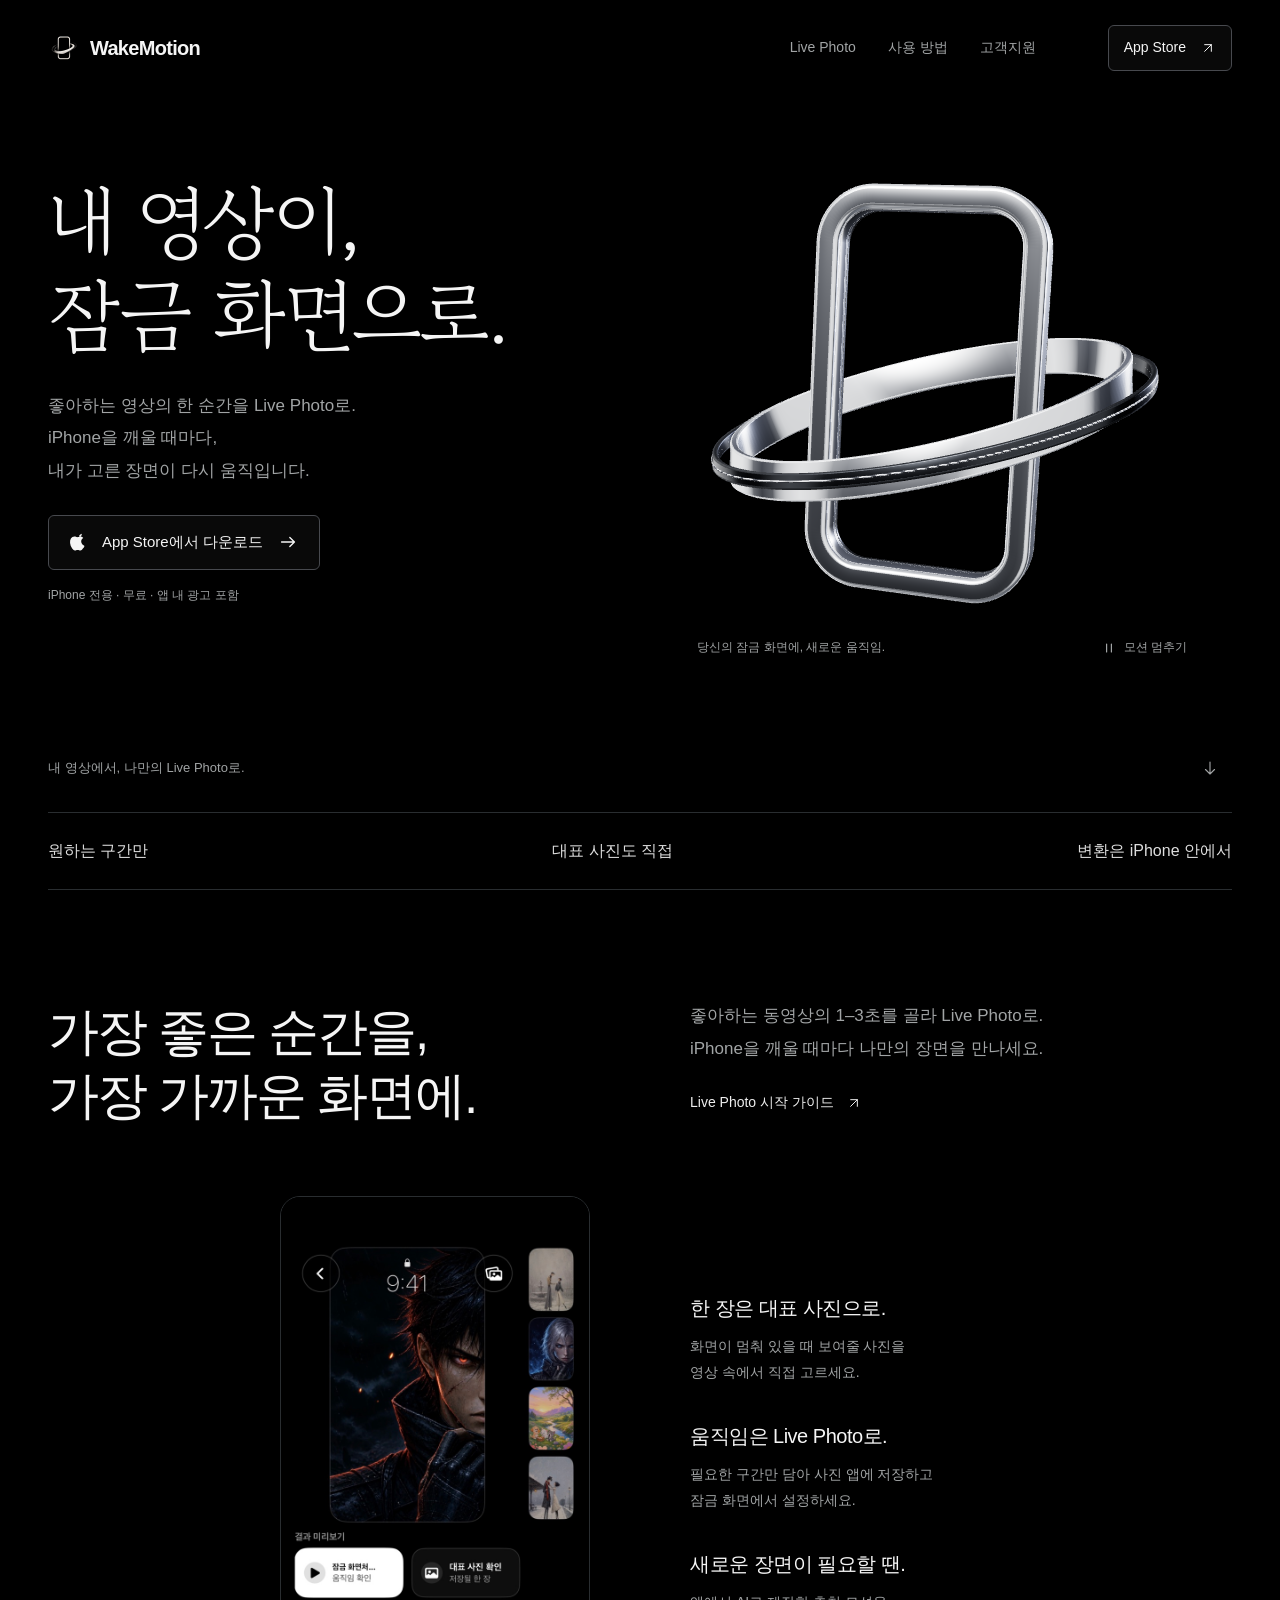
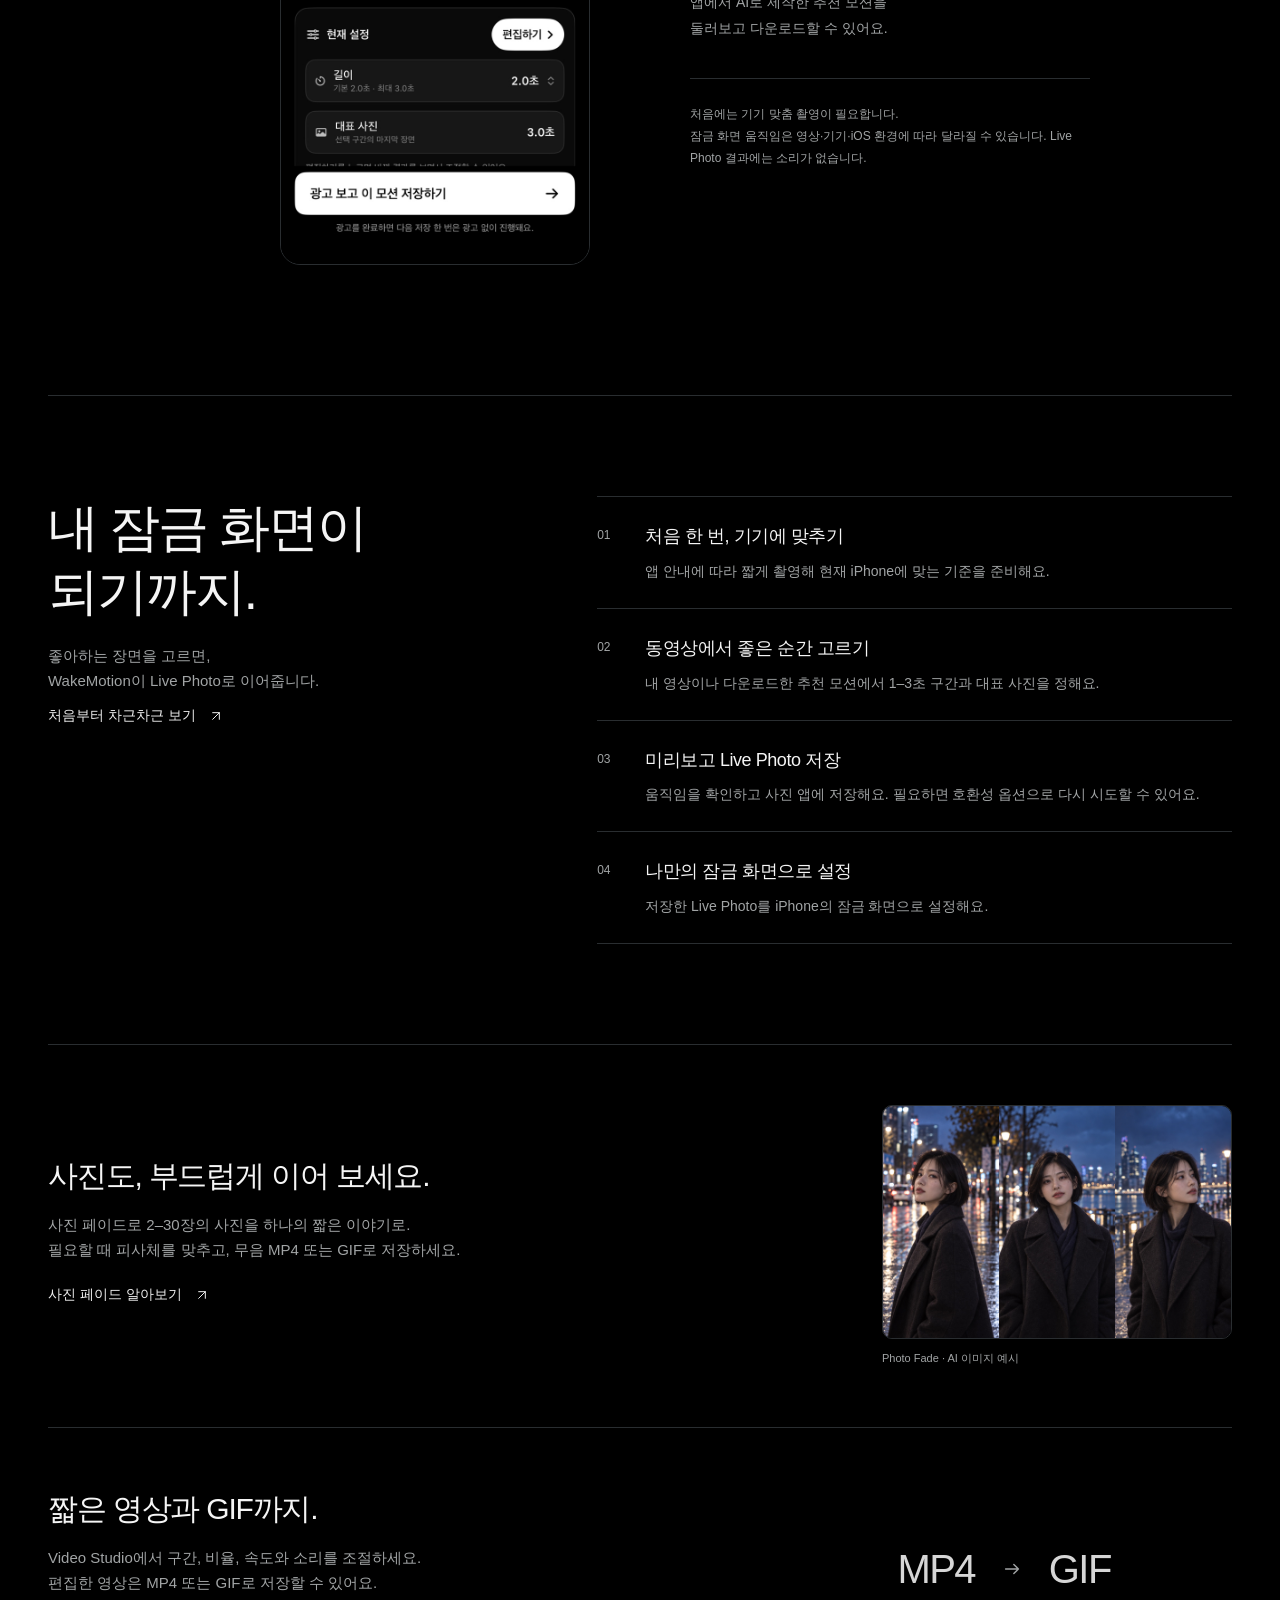
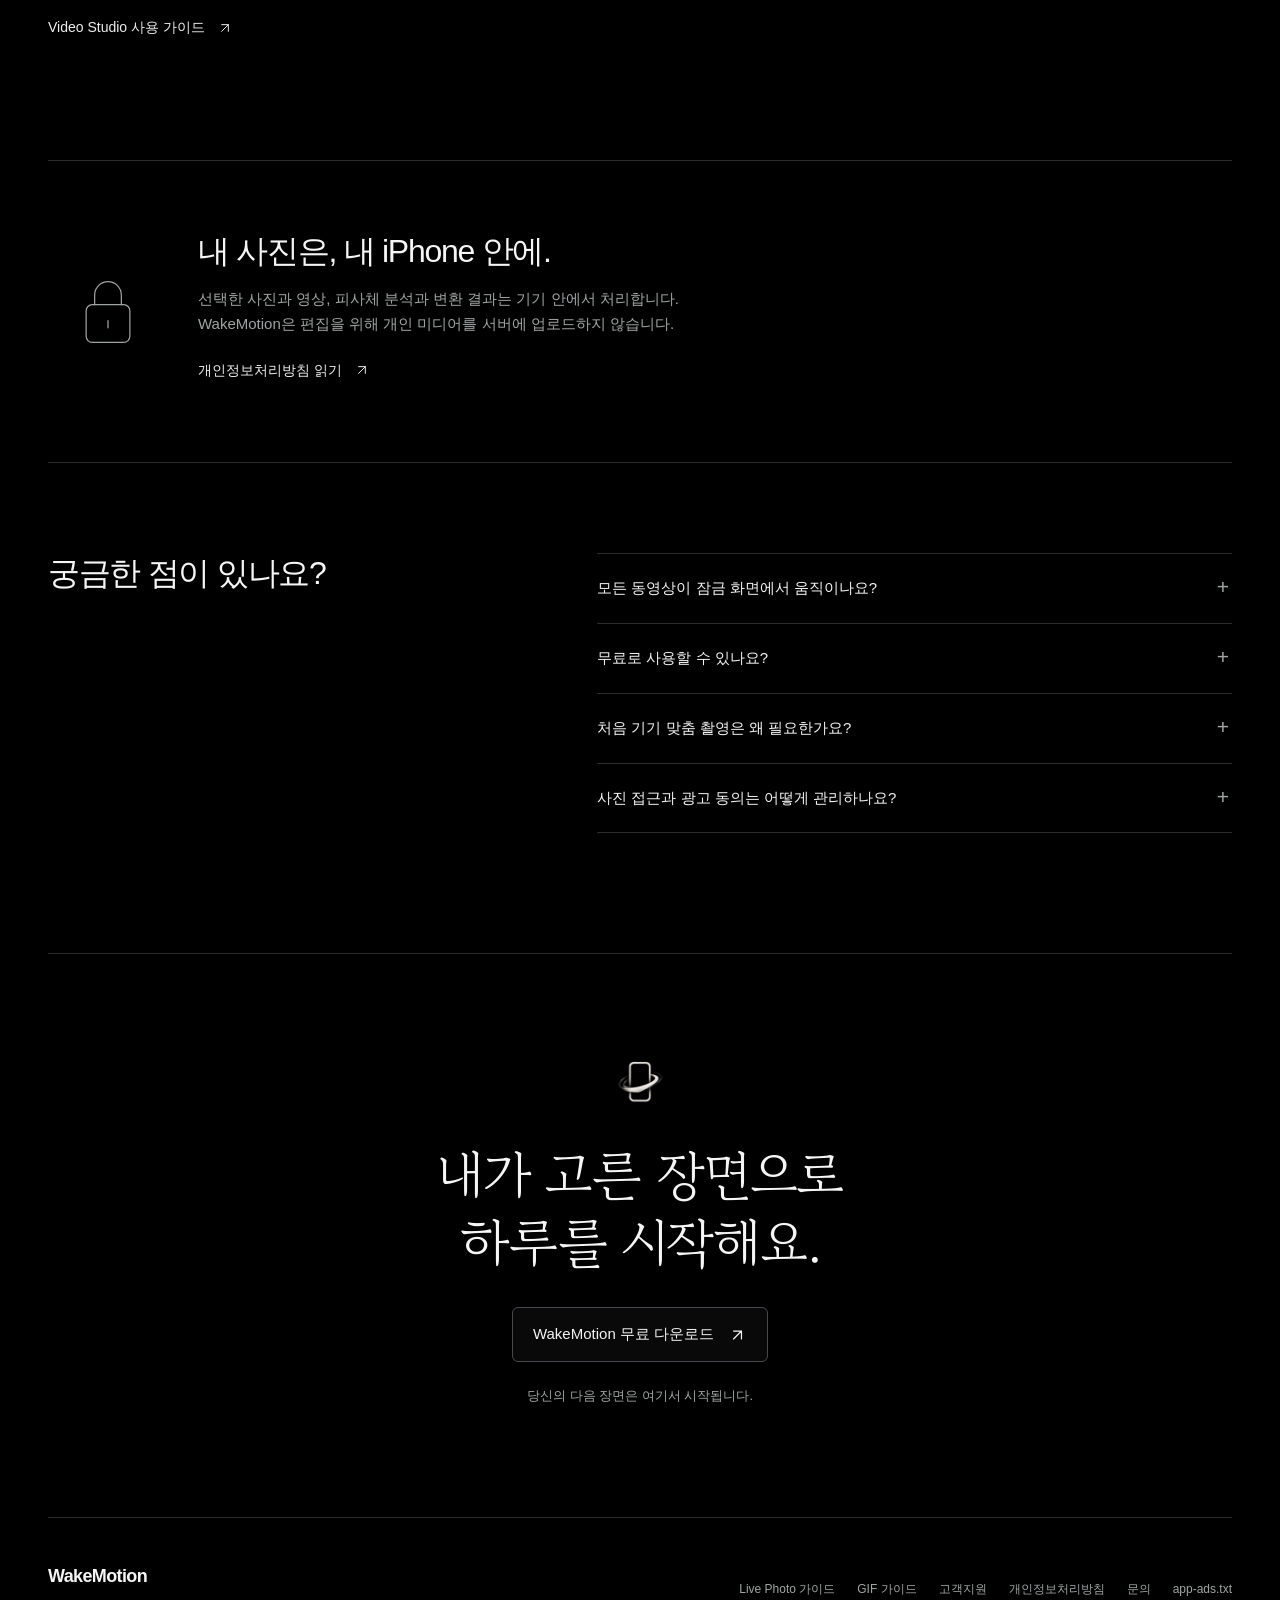
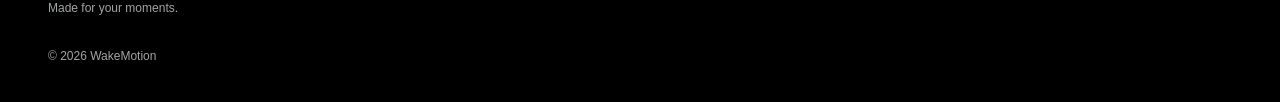
<file: index.html>
<!doctype html>
<html lang="ko">
<head>
  <meta charset="utf-8">
  <meta name="viewport" content="width=device-width, initial-scale=1">
  <meta name="description" content="동영상으로 움직이는 잠금화면을 만들고, 사진 페이드로 여러 사진을 무음 MP4·GIF로 이어 보세요. 선택한 사진과 영상은 iPhone 안에서 처리합니다.">
  <meta name="google-site-verification" content="zVGV1EFsYmn4ScKSiSxzRS69uvIlqV4uyAvI7hlK0pc">
  <meta name="naver-site-verification" content="cd534524a1cc627d6ea60b23d196d240bec9eb8d">
  <meta name="theme-color" content="#000000">
  <meta name="application-name" content="WakeMotion">
  <meta property="og:locale" content="ko_KR">
  <meta property="og:title" content="아이폰 라이브포토 잠금화면 설정 | WakeMotion">
  <meta property="og:description" content="동영상은 움직이는 잠금화면으로, 여러 사진은 사진 페이드로 연결한 MP4·GIF로. 선택한 사진과 영상은 iPhone 안에서 처리합니다.">
  <meta property="og:type" content="website">
  <meta property="og:url" content="https://smark1024.github.io/">
  <meta property="og:image" content="https://smark1024.github.io/assets/wakemotion-icon.png?v=20260922">
  <meta name="twitter:card" content="summary">
  <title>아이폰 라이브포토 잠금화면 설정 | WakeMotion</title>
  <link rel="canonical" href="https://smark1024.github.io/">
  <link rel="icon" href="assets/wakemotion-icon.png?v=20260922">
  <link rel="stylesheet" href="styles.css?v=20260922">
  <script type="application/ld+json">
  {
    "@context": "https://schema.org",
    "@type": "SoftwareApplication",
    "name": "WakeMotion",
    "operatingSystem": "iOS",
    "applicationCategory": "MultimediaApplication",
    "description": "직접 고른 동영상을 라이브포토로 만들고, 영상 편집과 사진 페이드로 MP4·GIF를 만드는 무료 iPhone 앱. 선택한 사진과 영상은 기기 안에서 처리합니다.",
    "url": "https://smark1024.github.io/",
    "downloadUrl": "https://apps.apple.com/kr/app/wakemotion/id6801759823",
    "image": "https://smark1024.github.io/assets/wakemotion-icon.png?v=20260922",
    "offers": {
      "@type": "Offer",
      "price": "0",
      "priceCurrency": "KRW"
    }
  }
  </script>
<link rel="preload" href="assets/fonts/gowun-batang-live-photo.ttf" as="font" type="font/ttf" crossorigin>
</head>
<body>
<!-- THESIS: A still moment gains a next frame. WakeMotion turns personal media into motion.
OWN-WORLD: User-pinned Refero Resend: black, graphite hairlines, white type, a sculptural frame. Korean serif meets the app's restrained violet.
STORY: Turn a personal video into a moving iPhone Lock Screen; show Photo Fade only as one supporting section.
FIRST VIEWPORT: Live Photo promise at left, the current orbital phone logo rendered in Three.js at right; outlined App Store action below the promise. Pointer parallax and a slowly turning silver orbit are the signature interaction.
FORM: Pinned reference supersedes seed 358a1fa5 assignment 4; code-led implementation of the requested WebGL scene.
FINISH: unreviewed and undocumented is unfinished; this build ends with the finish review, the verdict, DESIGN.md, and every shipping raster carrying its provenance -->
<a class="skip-link" href="#main">본문으로 건너뛰기</a>
<header class="site-header" id="top">
  <a class="brand" href="#top" aria-label="WakeMotion 홈"><img src="assets/wakemotion-icon.png?v=20260922" width="32" height="32" alt=""><span>WakeMotion</span></a>
  <nav aria-label="주요 메뉴"><a href="#live-photo">Live Photo</a><a href="#how-it-works">사용 방법</a><a href="https://smark1024.github.io/wakemotion-support/">고객지원</a></nav>
  <a class="store-link store-link--header" href="https://apps.apple.com/app/apple-store/id6801759823?pt=129313809&amp;ct=site_livephoto&amp;mt=8">App Store <svg viewBox="0 0 24 24" aria-hidden="true"><path d="M7 17 17 7M7 7h10v10"/></svg></a>
</header>
<main id="main">
  <section class="hero" aria-labelledby="hero-title">
    <div class="hero-copy">
      <h1 id="hero-title">내 영상이,<br> 잠금 화면으로.</h1>
      <p class="hero-lead">좋아하는 영상의 한 순간을 Live Photo로.<br> iPhone을 깨울 때마다,<br> 내가 고른 장면이 다시 움직입니다.</p>
      <a class="store-link store-link--primary" href="https://apps.apple.com/app/apple-store/id6801759823?pt=129313809&amp;ct=site_livephoto&amp;mt=8"><svg viewBox="0 0 24 24" aria-hidden="true"><path d="M15.3 4.5c.6-.8 1-1.9.9-3-.9.1-2 .7-2.7 1.5-.6.7-1.1 1.8-1 2.8 1 .1 2-.5 2.8-1.3ZM19.6 16.9c-.5 1.2-.8 1.7-1.5 2.8-1 1.4-2.3 3.1-3.8 3.1-1.3 0-1.6-.8-3.4-.8-1.7 0-2.1.8-3.4.8-1.5 0-2.7-1.5-3.7-2.9C1 15.9.6 10.5 2.4 7.7c1.3-2 3.5-3.1 5.6-2.5 1 .3 1.9.8 2.6.8.6 0 1.7-.6 2.9-.8 1.8-.3 3.4.4 4.5 1.8-4 2.2-3.3 7.8 1.6 9.9Z" fill="currentColor" stroke="none"/></svg><span>App Store에서 다운로드</span><svg viewBox="0 0 24 24" aria-hidden="true"><path d="M5 12h14m-5-5 5 5-5 5"/></svg></a>
      <p class="hero-note">iPhone 전용 · 무료 · 앱 내 광고 포함</p>
    </div>
    <figure class="hero-art" aria-label="현재 WakeMotion 로고의 휴대폰 프레임과 은빛 궤도가 천천히 움직이는 3D 비주얼">
      <div class="scene-fallback" aria-hidden="true"><img src="assets/orbit-poster.png" width="1200" height="1200" alt=""></div>
      <canvas id="motion-canvas" aria-hidden="true"></canvas>
      <figcaption><span>당신의 잠금 화면에, 새로운 움직임.</span><button id="motion-toggle" type="button" aria-pressed="false" hidden><svg class="pause-icon" viewBox="0 0 20 20" aria-hidden="true"><path d="M7 5v10m6-10v10"/></svg><span>모션 멈추기</span></button></figcaption>
    </figure>
  </section>
  <div class="intro-line" id="features"><p>내 영상에서, 나만의 Live Photo로.</p><a href="#live-photo" aria-label="Live Photo 기능 살펴보기"><svg viewBox="0 0 24 24" aria-hidden="true"><path d="M12 4v16m-6-6 6 6 6-6"/></svg></a></div>
  <div class="live-benefits"><span>원하는 구간만</span><span>대표 사진도 직접</span><span>변환은 iPhone 안에서</span></div>

  <section class="live-section" id="live-photo" aria-labelledby="live-title">
    <div class="live-copy"><h2 id="live-title">가장 좋은 순간을,<br> 가장 가까운 화면에.</h2><p>좋아하는 동영상의 1–3초를 골라 Live Photo로.<br> iPhone을 깨울 때마다 나만의 장면을 만나세요.</p><a class="text-link" href="guides/video-to-live-photo.html">Live Photo 시작 가이드 <svg viewBox="0 0 24 24" aria-hidden="true"><path d="M7 17 17 7M7 7h10v10"/></svg></a></div>
    <div class="live-proof"><figure class="product-shot"><img src="assets/live-photo-preview.jpg" width="693" height="1500" alt="WakeMotion의 Live Photo 미리보기와 대표 사진 선택 화면" loading="lazy"></figure><div class="live-details"><div><h3>한 장은 대표 사진으로.</h3><p>화면이 멈춰 있을 때 보여줄 사진을<br> 영상 속에서 직접 고르세요.</p></div><div><h3>움직임은 Live Photo로.</h3><p>필요한 구간만 담아 사진 앱에 저장하고<br> 잠금 화면에서 설정하세요.</p></div><div><h3>새로운 장면이 필요할 땐.</h3><p>앱에서 AI로 제작한 추천 모션을<br> 둘러보고 다운로드할 수 있어요.</p></div><p class="compat-note">처음에는 기기 맞춤 촬영이 필요합니다.<br> 잠금 화면 움직임은 영상·기기·iOS 환경에 따라 달라질 수 있습니다. Live Photo 결과에는 소리가 없습니다.</p></div></div>
  </section>
  <section class="start-section" id="how-it-works" aria-labelledby="start-title"><div><h2 id="start-title">내 잠금 화면이<br> 되기까지.</h2><p>좋아하는 장면을 고르면,<br> WakeMotion이 Live Photo로 이어줍니다.</p><a class="text-link" href="guides/video-to-live-photo.html">처음부터 차근차근 보기 <svg viewBox="0 0 24 24" aria-hidden="true"><path d="M7 17 17 7M7 7h10v10"/></svg></a></div><ol class="live-steps"><li><span>01</span><div><h3>처음 한 번, 기기에 맞추기</h3><p>앱 안내에 따라 짧게 촬영해 현재 iPhone에 맞는 기준을 준비해요.</p></div></li><li><span>02</span><div><h3>동영상에서 좋은 순간 고르기</h3><p>내 영상이나 다운로드한 추천 모션에서 1–3초 구간과 대표 사진을 정해요.</p></div></li><li><span>03</span><div><h3>미리보고 Live Photo 저장</h3><p>움직임을 확인하고 사진 앱에 저장해요. 필요하면 호환성 옵션으로 다시 시도할 수 있어요.</p></div></li><li><span>04</span><div><h3>나만의 잠금 화면으로 설정</h3><p>저장한 Live Photo를 iPhone의 잠금 화면으로 설정해요.</p></div></li></ol></section>
  <section class="small-feature" id="photo-fade" aria-labelledby="fade-title"><div><h2 id="fade-title">사진도, 부드럽게 이어 보세요.</h2><p>사진 페이드로 2–30장의 사진을 하나의 짧은 이야기로.<br> 필요할 때 피사체를 맞추고, 무음 MP4 또는 GIF로 저장하세요.</p><a class="text-link" href="https://smark1024.github.io/wakemotion-support/#photo-fade">사진 페이드 알아보기 <svg viewBox="0 0 24 24" aria-hidden="true"><path d="M7 17 17 7M7 7h10v10"/></svg></a></div><figure class="small-fade-visual"><img src="assets/photo-sequence.jpg" width="1536" height="1024" loading="lazy" alt="사진 페이드의 세 장면을 설명하는 가상의 인물 AI 이미지"><figcaption>Photo Fade · AI 이미지 예시</figcaption></figure></section>
  <section class="small-feature studio-section" id="video-studio" aria-labelledby="studio-title"><div><h2 id="studio-title">짧은 영상과 GIF까지.</h2><p>Video Studio에서 구간, 비율, 속도와 소리를 조절하세요.<br> 편집한 영상은 MP4 또는 GIF로 저장할 수 있어요.</p><a class="text-link" href="guides/video-to-gif.html">Video Studio 사용 가이드 <svg viewBox="0 0 24 24" aria-hidden="true"><path d="M7 17 17 7M7 7h10v10"/></svg></a></div><div class="format-visual" aria-hidden="true"><span>MP4</span><svg viewBox="0 0 24 24"><path d="M5 12h14m-5-5 5 5-5 5"/></svg><span>GIF</span></div></section>
  <section class="privacy-section" aria-labelledby="privacy-title"><svg class="privacy-icon" viewBox="0 0 56 64" fill="none" aria-hidden="true"><rect x="10" y="26" width="36" height="31" rx="5"/><path d="M17 26V18a11 11 0 0 1 22 0v8M28 39v6"/></svg><div><h2 id="privacy-title">내 사진은, 내 iPhone 안에.</h2><p>선택한 사진과 영상, 피사체 분석과 변환 결과는 기기 안에서 처리합니다.<br> WakeMotion은 편집을 위해 개인 미디어를 서버에 업로드하지 않습니다.</p><a class="text-link" href="https://smark1024.github.io/wakemotion-support/privacy.html">개인정보처리방침 읽기 <svg viewBox="0 0 24 24" aria-hidden="true"><path d="M7 17 17 7M7 7h10v10"/></svg></a></div></section>

  <section class="faq-section" aria-labelledby="faq-title"><h2 id="faq-title">궁금한 점이 있나요?</h2><div class="faq-list"><details><summary>모든 동영상이 잠금 화면에서 움직이나요?</summary><p>영상의 움직임, iPhone과 iOS 환경에 따라 다를 수 있습니다. 앱에서 짧은 구간을 고르고 미리보기를 확인해 주세요. 필요한 경우 호환성 옵션을 조절해 다시 저장할 수 있습니다.</p></details><details><summary>무료로 사용할 수 있나요?</summary><p>무료 앱이며 저장 과정에서 보상형 광고가 표시될 수 있습니다. 하단 배너와 인앱 구매는 없습니다.</p></details><details><summary>처음 기기 맞춤 촬영은 왜 필요한가요?</summary><p>현재 iPhone에서 직접 촬영한 Live Photo를 기준으로 저장 형식을 맞추기 위한 과정입니다. 원본은 사용 후 즉시 삭제되며, 기기에 저장한 기준 정보도 서버에 업로드하지 않습니다. 자세한 과정은 <a href="guides/video-to-live-photo.html">시작 가이드</a>에서 확인하세요.</p></details><details><summary>사진 접근과 광고 동의는 어떻게 관리하나요?</summary><p>편집할 미디어는 시스템 선택기로 직접 고릅니다. 결과를 저장할 때는 사진 앱 추가 권한을 요청합니다. 광고 관련 정보와 동의 방법은 <a href="https://smark1024.github.io/wakemotion-support/privacy.html">개인정보처리방침</a>에서 확인할 수 있습니다.</p></details></div></section>
  <section class="closing" aria-labelledby="closing-title"><img src="assets/wakemotion-icon.png?v=20260922" width="56" height="56" alt="" loading="lazy"><h2 id="closing-title">내가 고른 장면으로<br> 하루를 시작해요.</h2><a class="store-link store-link--primary" href="https://apps.apple.com/app/apple-store/id6801759823?pt=129313809&amp;ct=site_livephoto&amp;mt=8">WakeMotion 무료 다운로드 <svg viewBox="0 0 24 24" aria-hidden="true"><path d="M7 17 17 7M7 7h10v10"/></svg></a><p>당신의 다음 장면은 여기서 시작됩니다.</p></section>
</main>
<footer><div class="footer-brand"><strong>WakeMotion</strong><span>Made for your moments.</span></div><nav aria-label="하단 메뉴"><a href="guides/video-to-live-photo.html">Live Photo 가이드</a><a href="guides/video-to-gif.html">GIF 가이드</a><a href="https://smark1024.github.io/wakemotion-support/">고객지원</a><a href="https://smark1024.github.io/wakemotion-support/privacy.html">개인정보처리방침</a><a href="mailto:wakemotion.support@gmail.com">문의</a><a href="app-ads.txt">app-ads.txt</a></nav><small>© 2026 WakeMotion</small></footer>
<script src="assets/motion-scene.js?v=20260922" defer></script>
</body>
</html>
</file>
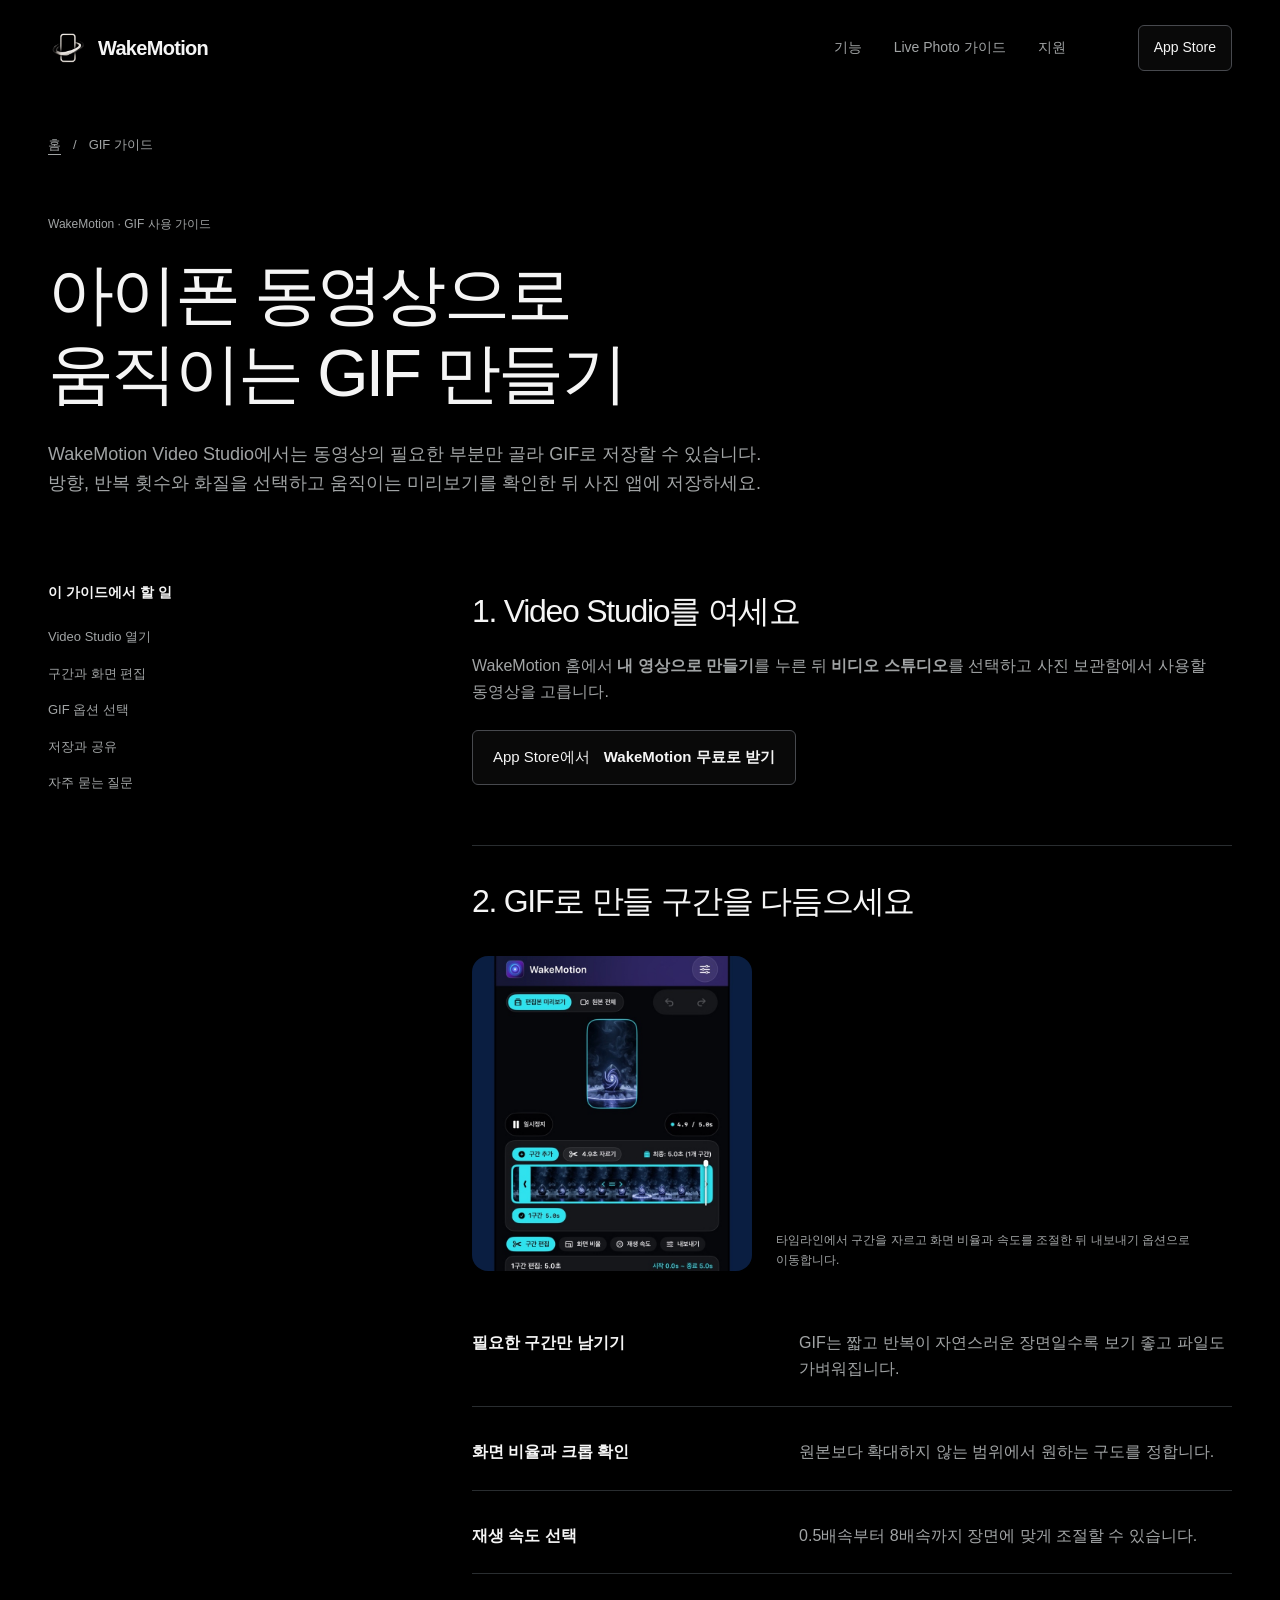
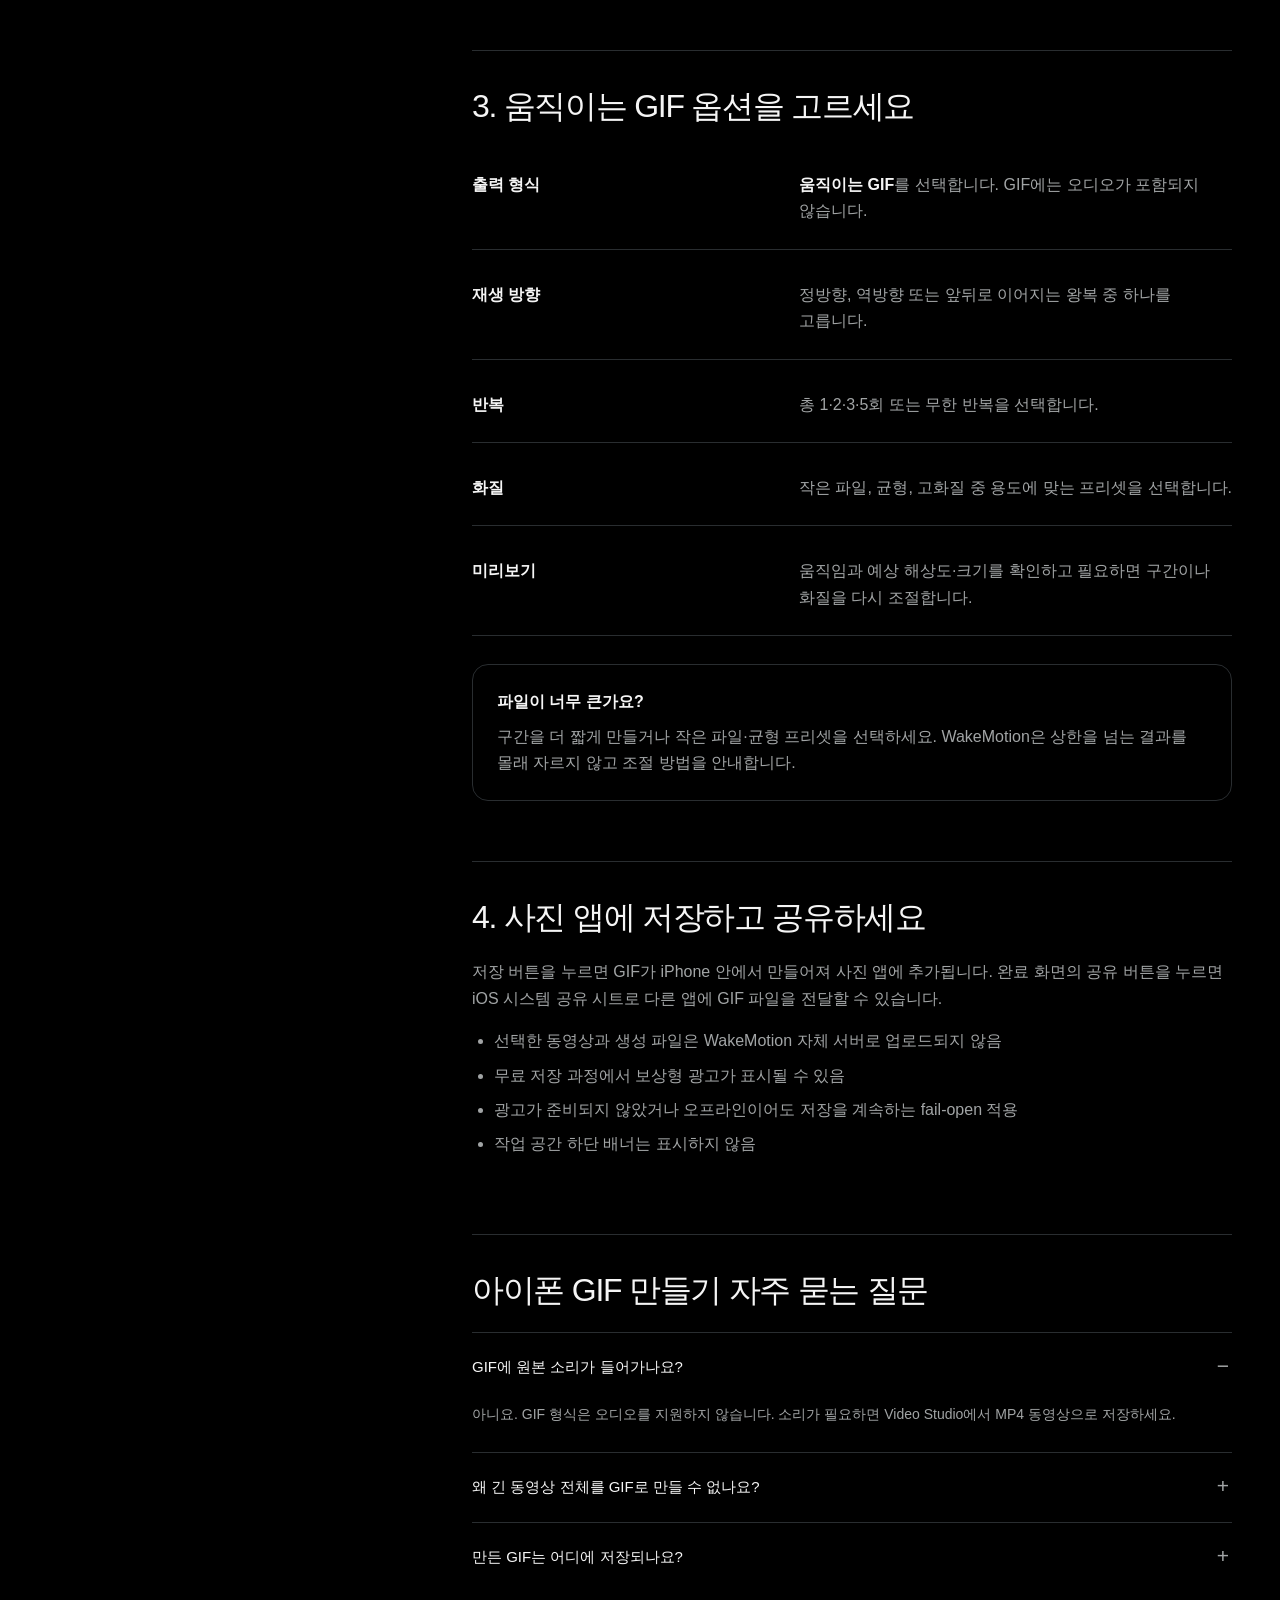
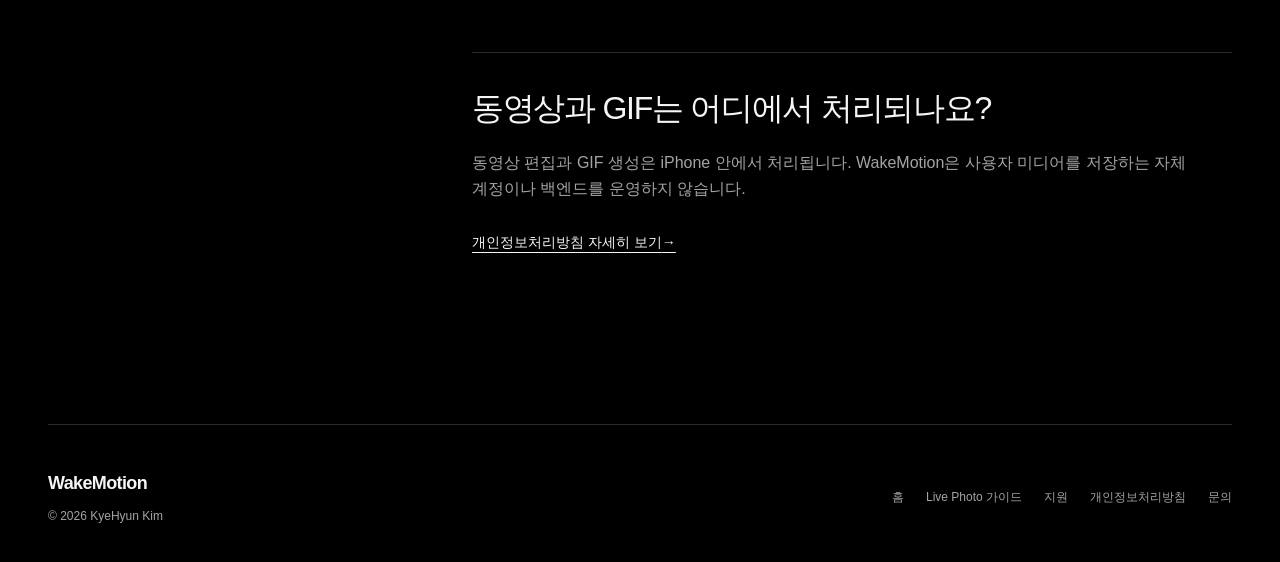
<file: guides/video-to-gif.html>
<!doctype html>
<html lang="ko">
<head>
  <meta charset="utf-8">
  <meta name="viewport" content="width=device-width, initial-scale=1">
  <meta name="description" content="아이폰 동영상을 움직이는 GIF로 만들고 사진 앱에 저장하는 방법을 알아보세요. WakeMotion에서 구간, 방향, 반복과 화질을 선택할 수 있습니다.">
  <meta name="theme-color" content="#000000">
  <meta property="og:locale" content="ko_KR">
  <meta property="og:title" content="아이폰 동영상 GIF 만들기와 사진 앱 저장 방법">
  <meta property="og:description" content="동영상 선택부터 GIF 방향·반복·화질 설정과 사진 앱 저장까지, WakeMotion 5분 가이드">
  <meta property="og:type" content="article">
  <meta property="og:url" content="https://smark1024.github.io/guides/video-to-gif.html">
  <meta property="og:image" content="https://smark1024.github.io/assets/09-video-editing-tools.jpg?v=20260830-1">
  <meta name="twitter:card" content="summary_large_image">
  <title>아이폰 동영상 GIF 만들기와 사진 앱 저장 방법 | WakeMotion</title>
  <link rel="canonical" href="https://smark1024.github.io/guides/video-to-gif.html">
  <link rel="icon" href="../assets/wakemotion-icon.png?v=20260922">
  <link rel="stylesheet" href="../styles.css?v=20260922">
  <script type="application/ld+json">
  {
    "@context": "https://schema.org",
    "@type": "HowTo",
    "name": "아이폰 동영상으로 움직이는 GIF 만들기",
    "description": "WakeMotion Video Studio에서 아이폰 동영상의 구간, 방향, 반복과 화질을 선택해 GIF로 저장하는 과정",
    "totalTime": "PT5M",
    "tool": [{"@type": "HowToTool", "name": "WakeMotion 1.0.1 이상 iPhone 앱"}],
    "step": [
      {"@type": "HowToStep", "name": "Video Studio 열기", "text": "WakeMotion 홈에서 내 영상으로 만들기와 Video Studio를 차례로 선택합니다."},
      {"@type": "HowToStep", "name": "동영상 구간 편집", "text": "GIF로 만들 구간을 정하고 화면 비율과 속도를 조절합니다."},
      {"@type": "HowToStep", "name": "GIF 옵션 선택", "text": "움직이는 GIF를 고른 뒤 정방향, 역방향 또는 왕복과 반복 횟수, 화질을 선택합니다."},
      {"@type": "HowToStep", "name": "미리보기 확인", "text": "움직이는 미리보기와 예상 해상도, 파일 크기를 확인합니다."},
      {"@type": "HowToStep", "name": "사진 앱 저장", "text": "GIF를 사진 앱에 저장하고 필요하면 시스템 공유 시트로 전달합니다."}
    ]
  }
  </script>
</head>
<body class="guide-page">
  <a class="skip-link" href="#main">본문으로 건너뛰기</a>

  <header class="site-header">
    <a class="brand" href="../index.html" aria-label="WakeMotion 홈">
      <img src="../assets/wakemotion-icon.png?v=20260922" width="40" height="40" alt="">
      <span>WakeMotion</span>
    </a>
    <nav aria-label="주요 메뉴">
      <a href="../index.html#features">기능</a>
      <a href="video-to-live-photo.html">Live Photo 가이드</a>
      <a href="https://smark1024.github.io/wakemotion-support/">지원</a>
    </nav>
    <a class="store-link store-link--header" href="https://apps.apple.com/app/apple-store/id6801759823?pt=129313809&amp;ct=gif_update_101&amp;mt=8" aria-label="App Store에서 WakeMotion 보기">App Store</a>
  </header>

  <main id="main" class="guide-main">
    <nav class="breadcrumbs" aria-label="현재 위치">
      <a href="../index.html">홈</a><span aria-hidden="true">/</span><span>GIF 가이드</span>
    </nav>

    <article>
      <header class="guide-hero">
        <p class="guide-meta">WakeMotion · GIF 사용 가이드</p>
        <h1>아이폰 동영상으로 움직이는 GIF 만들기</h1>
        <p>WakeMotion Video Studio에서는 동영상의 필요한 부분만 골라 GIF로 저장할 수 있습니다. 방향, 반복 횟수와 화질을 선택하고 움직이는 미리보기를 확인한 뒤 사진 앱에 저장하세요.</p>
      </header>

      <div class="guide-layout">
        <aside class="guide-toc" aria-label="가이드 목차">
          <strong>이 가이드에서 할 일</strong>
          <ol>
            <li><a href="#start">Video Studio 열기</a></li>
            <li><a href="#edit">구간과 화면 편집</a></li>
            <li><a href="#options">GIF 옵션 선택</a></li>
            <li><a href="#save">저장과 공유</a></li>
            <li><a href="#faq">자주 묻는 질문</a></li>
          </ol>
        </aside>

        <div class="guide-content">
          <section id="start">
            <h2>1. Video Studio를 여세요</h2>
            <p>WakeMotion 홈에서 <strong>내 영상으로 만들기</strong>를 누른 뒤 <strong>비디오 스튜디오</strong>를 선택하고 사진 보관함에서 사용할 동영상을 고릅니다.</p>
            <a class="store-link store-link--primary guide-store-link" href="https://apps.apple.com/app/apple-store/id6801759823?pt=129313809&amp;ct=gif_update_101&amp;mt=8">
              <span class="store-link-kicker">App Store에서</span>
              <strong>WakeMotion 무료로 받기</strong>
            </a>
          </section>

          <section id="edit">
            <h2>2. GIF로 만들 구간을 다듬으세요</h2>
            <figure class="guide-figure guide-figure--wide">
              <img src="../assets/09-video-editing-tools.jpg?v=20260830-1" width="736" height="828" loading="lazy" alt="WakeMotion Video Studio에서 동영상 구간을 자르고 편집하는 화면">
              <figcaption>타임라인에서 구간을 자르고 화면 비율과 속도를 조절한 뒤 내보내기 옵션으로 이동합니다.</figcaption>
            </figure>
            <ol class="guide-steps">
              <li><strong>필요한 구간만 남기기</strong><span>GIF는 짧고 반복이 자연스러운 장면일수록 보기 좋고 파일도 가벼워집니다.</span></li>
              <li><strong>화면 비율과 크롭 확인</strong><span>원본보다 확대하지 않는 범위에서 원하는 구도를 정합니다.</span></li>
              <li><strong>재생 속도 선택</strong><span>0.5배속부터 8배속까지 장면에 맞게 조절할 수 있습니다.</span></li>
            </ol>
          </section>

          <section id="options">
            <h2>3. 움직이는 GIF 옵션을 고르세요</h2>
            <ol class="guide-steps">
              <li><strong>출력 형식</strong><span><strong>움직이는 GIF</strong>를 선택합니다. GIF에는 오디오가 포함되지 않습니다.</span></li>
              <li><strong>재생 방향</strong><span>정방향, 역방향 또는 앞뒤로 이어지는 왕복 중 하나를 고릅니다.</span></li>
              <li><strong>반복</strong><span>총 1·2·3·5회 또는 무한 반복을 선택합니다.</span></li>
              <li><strong>화질</strong><span>작은 파일, 균형, 고화질 중 용도에 맞는 프리셋을 선택합니다.</span></li>
              <li><strong>미리보기</strong><span>움직임과 예상 해상도·크기를 확인하고 필요하면 구간이나 화질을 다시 조절합니다.</span></li>
            </ol>
            <div class="guide-note"><strong>파일이 너무 큰가요?</strong><p>구간을 더 짧게 만들거나 작은 파일·균형 프리셋을 선택하세요. WakeMotion은 상한을 넘는 결과를 몰래 자르지 않고 조절 방법을 안내합니다.</p></div>
          </section>

          <section id="save">
            <h2>4. 사진 앱에 저장하고 공유하세요</h2>
            <p>저장 버튼을 누르면 GIF가 iPhone 안에서 만들어져 사진 앱에 추가됩니다. 완료 화면의 공유 버튼을 누르면 iOS 시스템 공유 시트로 다른 앱에 GIF 파일을 전달할 수 있습니다.</p>
            <ul class="check-list">
              <li>선택한 동영상과 생성 파일은 WakeMotion 자체 서버로 업로드되지 않음</li>
              <li>무료 저장 과정에서 보상형 광고가 표시될 수 있음</li>
              <li>광고가 준비되지 않았거나 오프라인이어도 저장을 계속하는 fail-open 적용</li>
              <li>작업 공간 하단 배너는 표시하지 않음</li>
            </ul>
          </section>

          <section id="faq">
            <h2>아이폰 GIF 만들기 자주 묻는 질문</h2>
            <details open>
              <summary>GIF에 원본 소리가 들어가나요?</summary>
              <p>아니요. GIF 형식은 오디오를 지원하지 않습니다. 소리가 필요하면 Video Studio에서 MP4 동영상으로 저장하세요.</p>
            </details>
            <details>
              <summary>왜 긴 동영상 전체를 GIF로 만들 수 없나요?</summary>
              <p>긴 GIF는 프레임 수와 파일 크기가 빠르게 커집니다. WakeMotion은 안정적인 온디바이스 처리를 위해 편집 결과를 최대 6초로 제한하고 예상 크기 상한을 확인합니다.</p>
            </details>
            <details>
              <summary>만든 GIF는 어디에 저장되나요?</summary>
              <p>iPhone 사진 앱에 저장됩니다. 저장 완료 화면에서 공유 시트를 열어 메시지나 지원하는 SNS 앱으로 전달할 수도 있습니다.</p>
            </details>
          </section>

          <section class="privacy-summary" aria-labelledby="privacy-title">
            <h2 id="privacy-title">동영상과 GIF는 어디에서 처리되나요?</h2>
            <p>동영상 편집과 GIF 생성은 iPhone 안에서 처리됩니다. WakeMotion은 사용자 미디어를 저장하는 자체 계정이나 백엔드를 운영하지 않습니다.</p>
            <a href="https://smark1024.github.io/wakemotion-support/privacy.html">개인정보처리방침 자세히 보기 <span aria-hidden="true">→</span></a>
          </section>
        </div>
      </div>
    </article>
  </main>

  <footer>
    <div class="footer-brand"><strong>WakeMotion</strong><span>© 2026 KyeHyun Kim</span></div>
    <nav aria-label="법률 및 지원">
      <a href="../index.html">홈</a>
      <a href="video-to-live-photo.html">Live Photo 가이드</a>
      <a href="https://smark1024.github.io/wakemotion-support/">지원</a>
      <a href="https://smark1024.github.io/wakemotion-support/privacy.html">개인정보처리방침</a>
      <a href="mailto:wakemotion.support@gmail.com">문의</a>
    </nav>
  </footer>
</body>
</html>
</file>
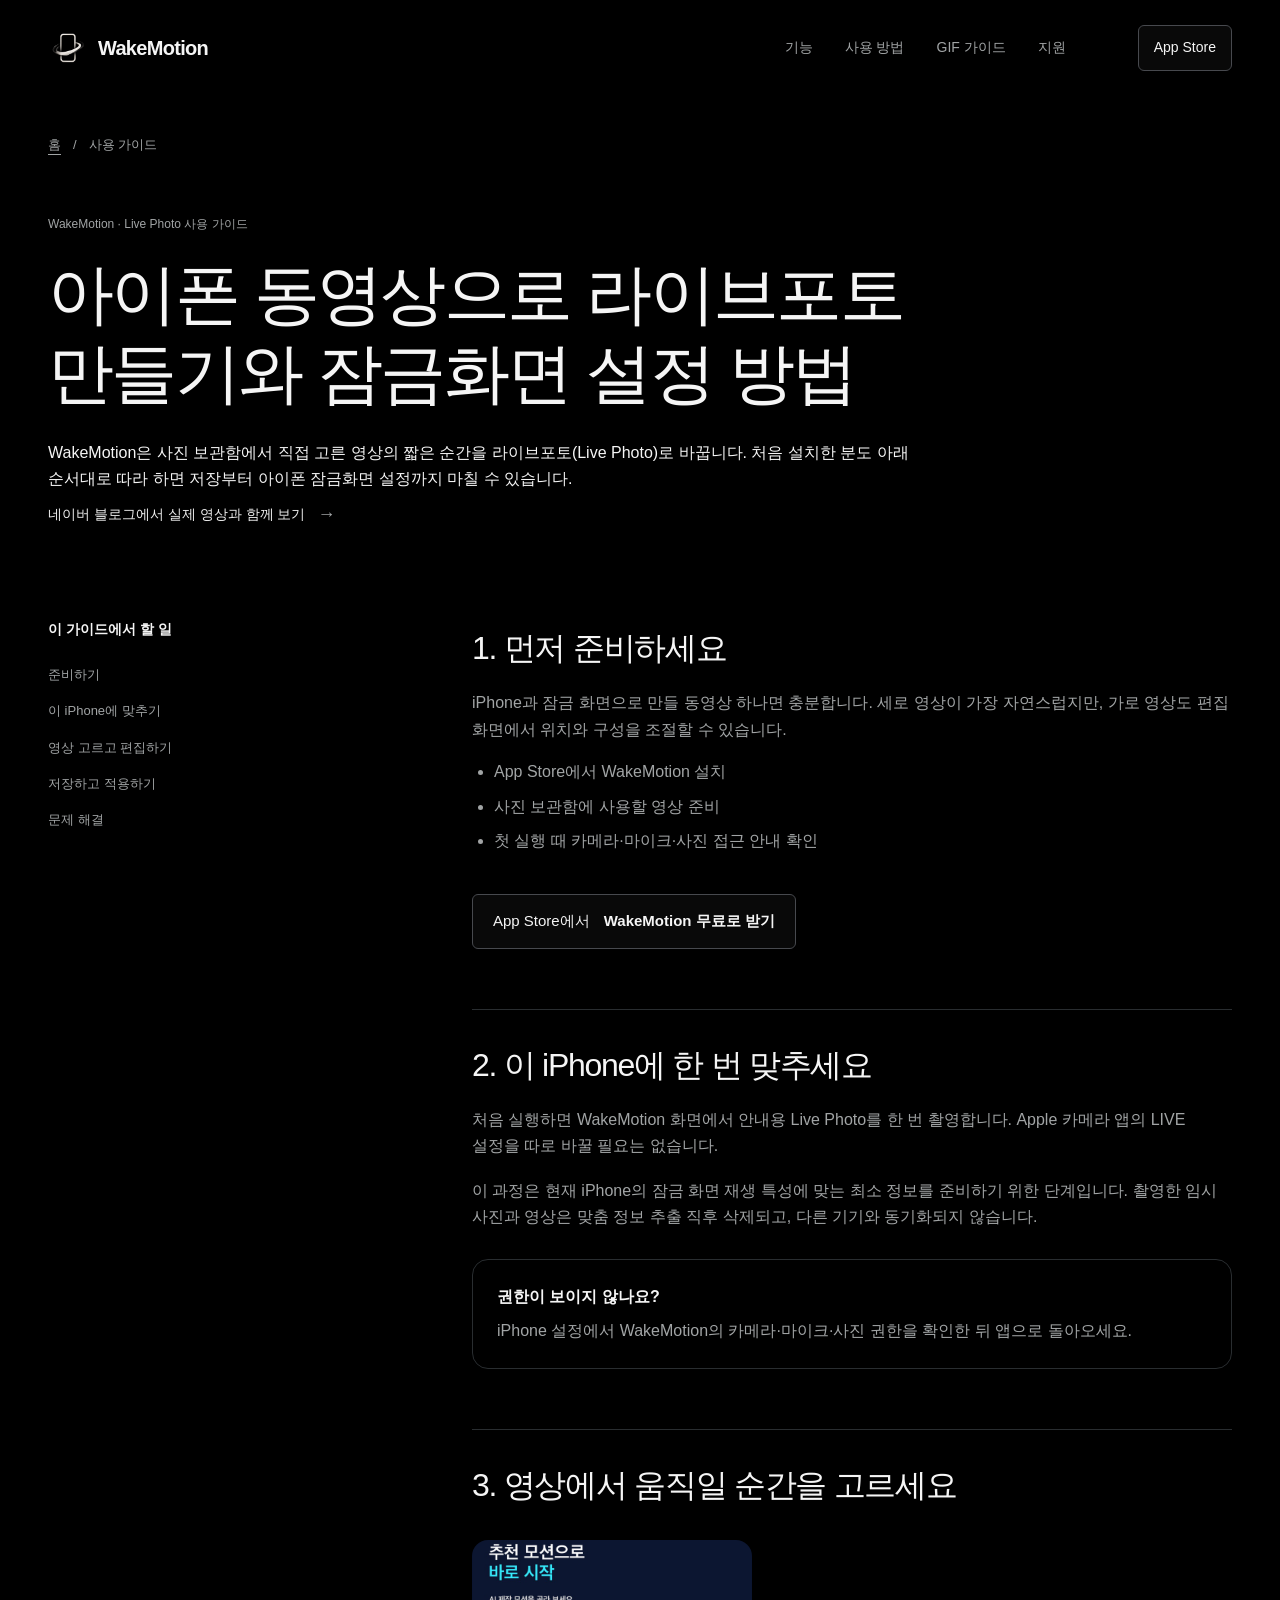
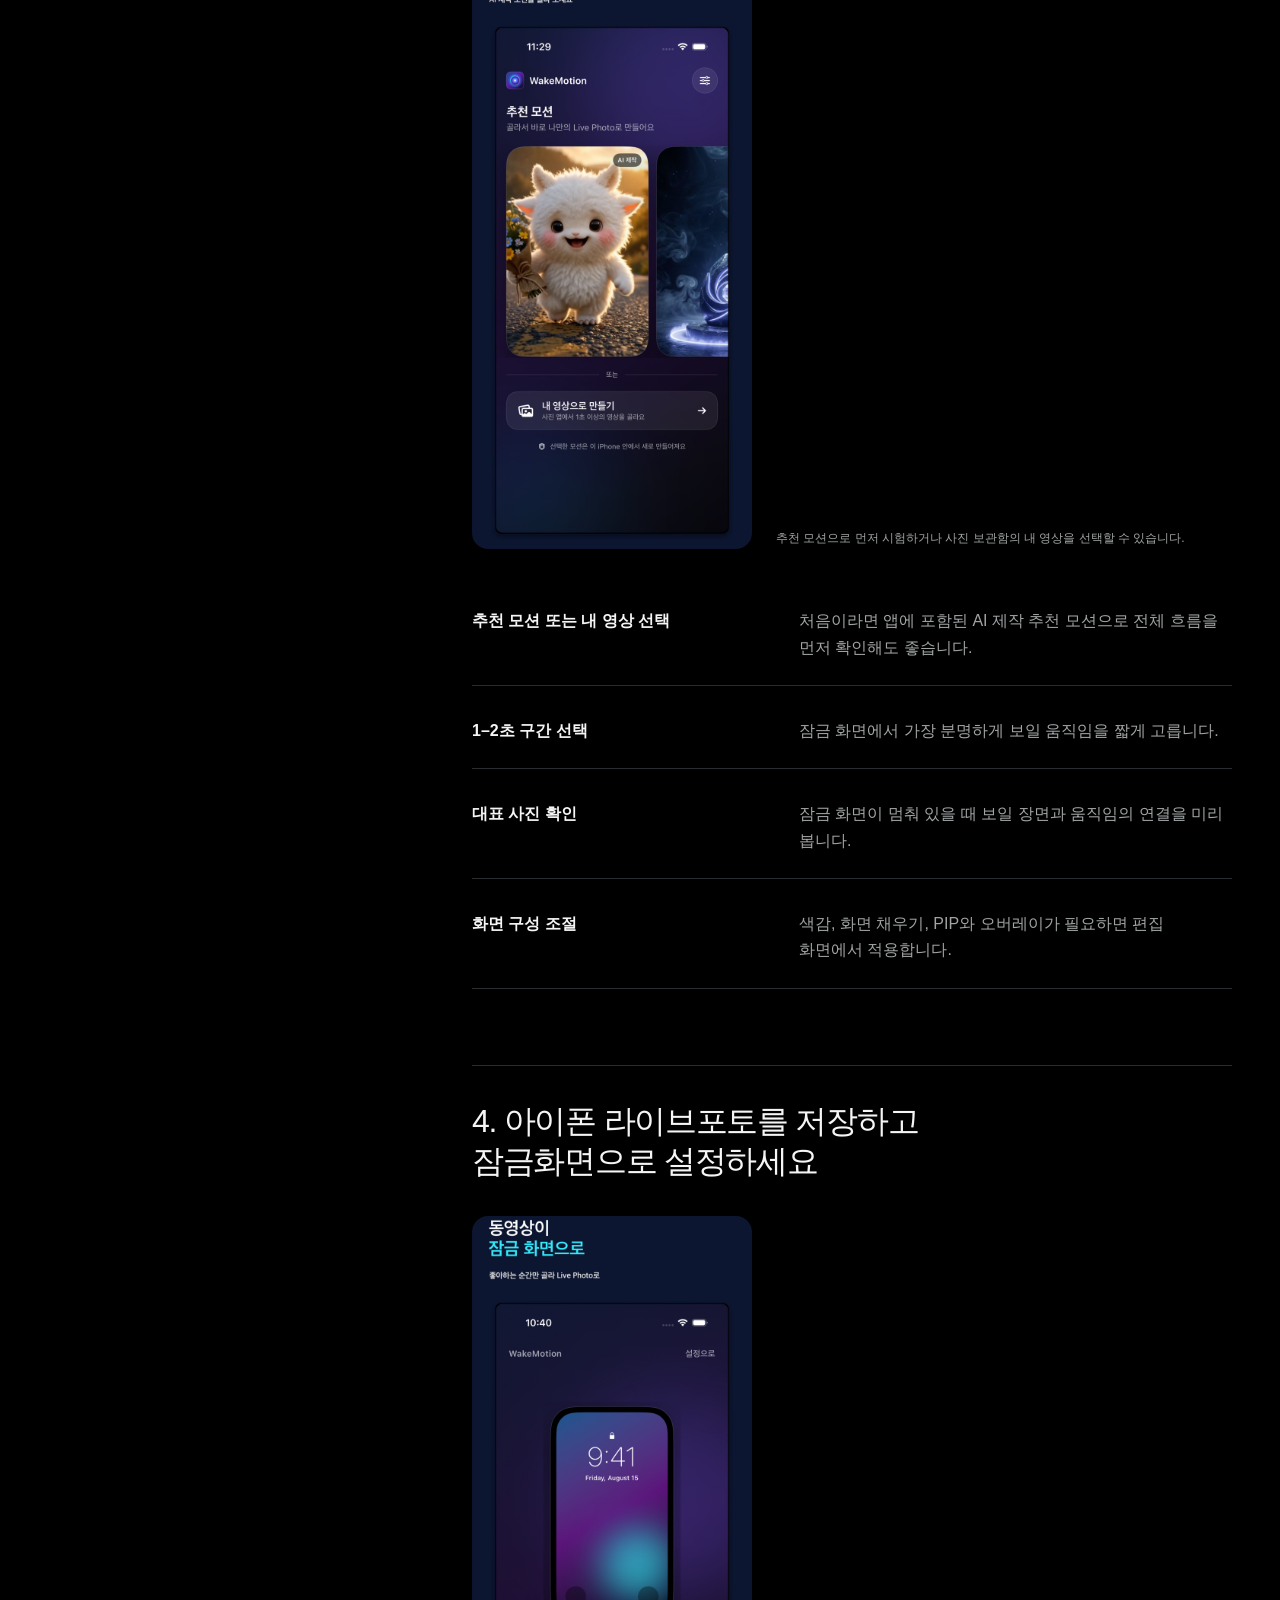
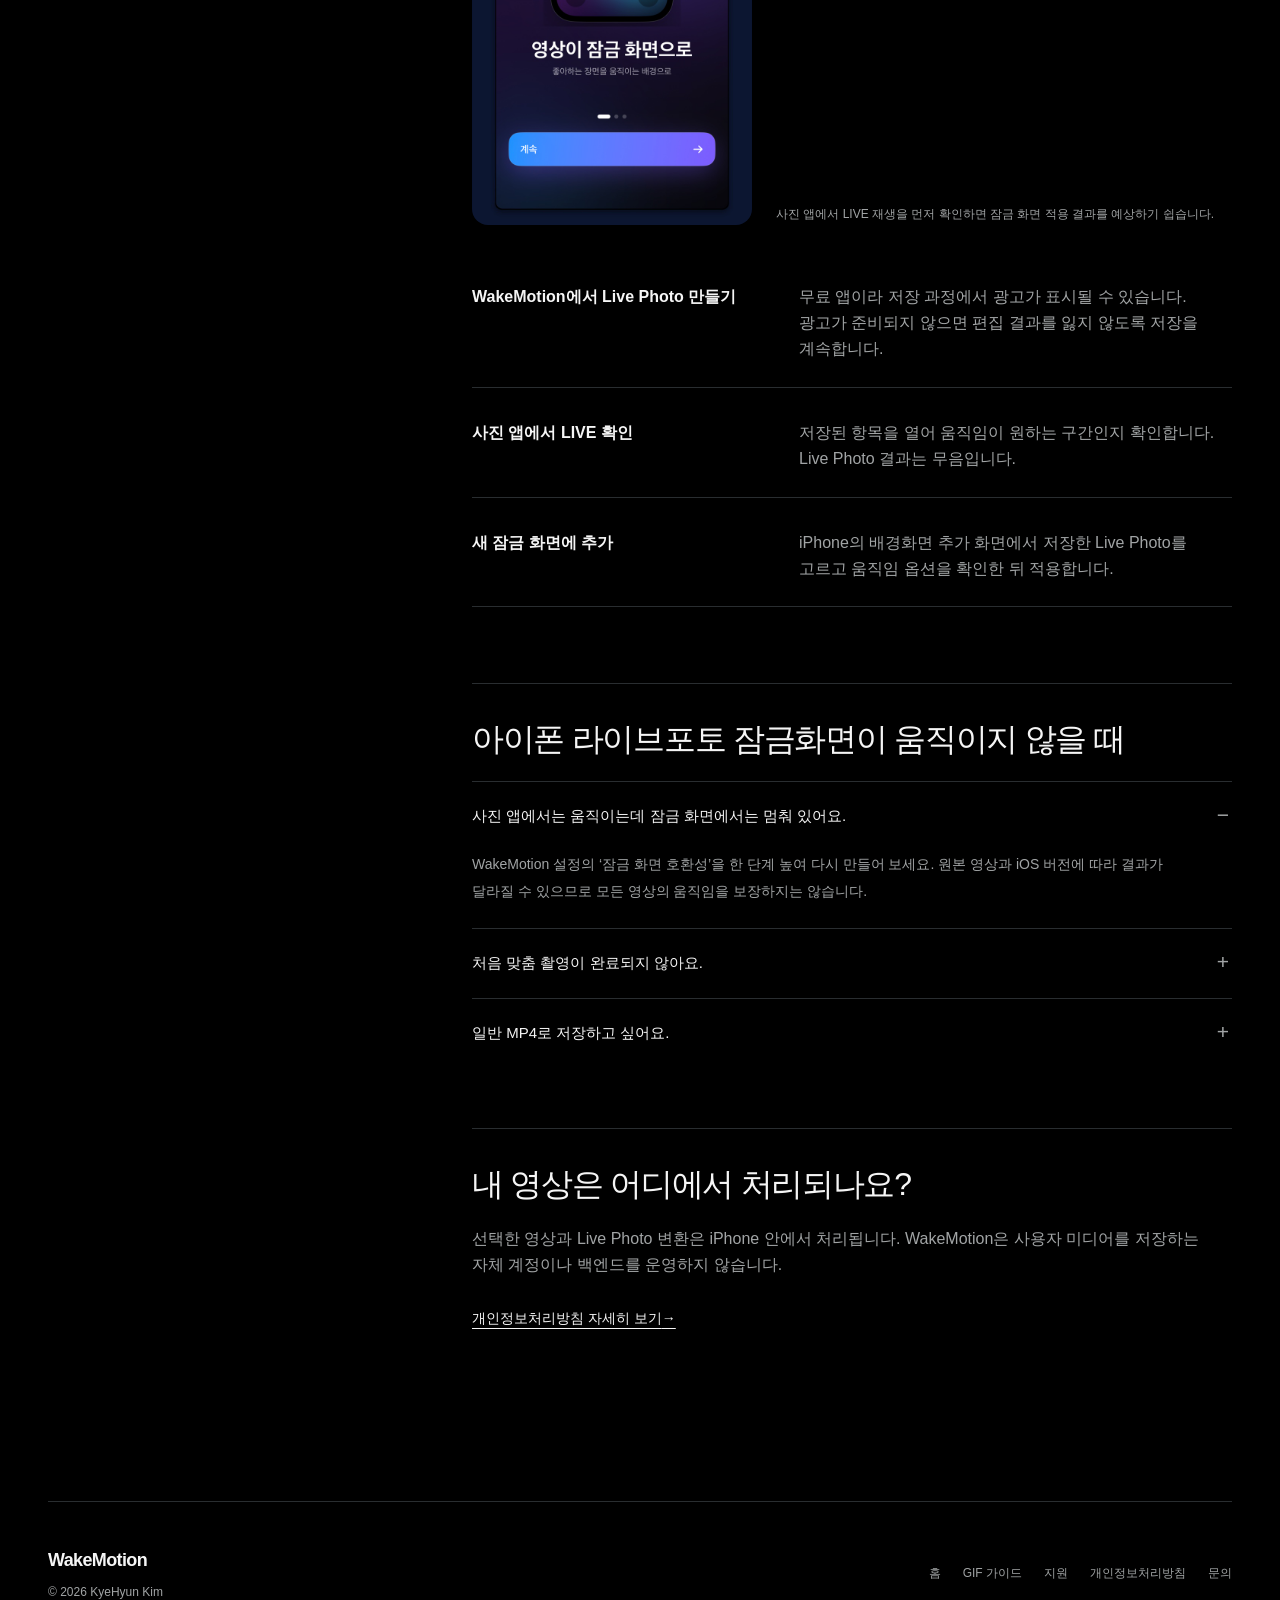
<file: guides/video-to-live-photo.html>
<!doctype html>
<html lang="ko">
<head>
  <meta charset="utf-8">
  <meta name="viewport" content="width=device-width, initial-scale=1">
  <meta name="description" content="아이폰 동영상에서 원하는 1–2초를 골라 라이브포토(Live Photo)로 만들고 움직이는 잠금화면으로 설정하는 방법을 단계별로 알아보세요.">
  <meta name="theme-color" content="#000000">
  <meta property="og:locale" content="ko_KR">
  <meta property="og:title" content="아이폰 동영상으로 라이브포토 만들기와 잠금화면 설정 방법">
  <meta property="og:description" content="영상 선택부터 라이브포토 저장과 아이폰 잠금화면 설정까지, WakeMotion 5분 가이드">
  <meta property="og:type" content="article">
  <meta property="og:url" content="https://smark1024.github.io/guides/video-to-live-photo.html">
  <meta property="og:image" content="https://smark1024.github.io/assets/01-motion-to-lock-screen.jpg">
  <meta name="twitter:card" content="summary_large_image">
  <title>아이폰 동영상으로 라이브포토 만들기와 잠금화면 설정 방법 | WakeMotion</title>
  <link rel="canonical" href="https://smark1024.github.io/guides/video-to-live-photo.html">
  <link rel="icon" href="../assets/wakemotion-icon.png?v=20260922">
  <link rel="stylesheet" href="../styles.css?v=20260922">
  <script type="application/ld+json">
  {
    "@context": "https://schema.org",
    "@type": "HowTo",
    "name": "아이폰 동영상으로 라이브포토 만들기와 잠금화면 설정 방법",
    "description": "WakeMotion으로 아이폰 동영상의 원하는 1–2초를 라이브포토로 만들고 움직이는 잠금화면으로 설정하는 과정",
    "totalTime": "PT5M",
    "tool": [{"@type": "HowToTool", "name": "WakeMotion iPhone 앱"}],
    "step": [
      {"@type": "HowToStep", "name": "이 iPhone에 맞추기", "text": "첫 실행 안내에 따라 WakeMotion 화면에서 Live Photo를 한 번 촬영합니다."},
      {"@type": "HowToStep", "name": "영상 선택", "text": "추천 모션 또는 사진 보관함의 내 영상을 선택합니다."},
      {"@type": "HowToStep", "name": "움직일 구간 편집", "text": "원하는 1–2초와 대표 사진을 고르고 화면 구성을 확인합니다."},
      {"@type": "HowToStep", "name": "Live Photo 저장", "text": "결과를 사진 앱에 저장하고 LIVE 재생을 확인합니다."},
      {"@type": "HowToStep", "name": "잠금 화면 적용", "text": "iPhone의 배경화면 추가 화면에서 저장한 Live Photo를 선택합니다."}
    ]
  }
  </script>
</head>
<body class="guide-page">
  <a class="skip-link" href="#main">본문으로 건너뛰기</a>

  <header class="site-header">
    <a class="brand" href="../index.html" aria-label="WakeMotion 홈">
      <img src="../assets/wakemotion-icon.png?v=20260922" width="40" height="40" alt="">
      <span>WakeMotion</span>
    </a>
    <nav aria-label="주요 메뉴">
      <a href="../index.html#features">기능</a>
      <a href="../index.html#how-it-works">사용 방법</a>
      <a href="video-to-gif.html">GIF 가이드</a>
      <a href="https://smark1024.github.io/wakemotion-support/">지원</a>
    </nav>
    <a class="store-link store-link--header" href="https://apps.apple.com/app/apple-store/id6801759823?pt=129313809&amp;ct=site_livephoto&amp;mt=8" aria-label="App Store에서 WakeMotion 보기">App Store</a>
  </header>

  <main id="main" class="guide-main">
    <nav class="breadcrumbs" aria-label="현재 위치">
      <a href="../index.html">홈</a><span aria-hidden="true">/</span><span>사용 가이드</span>
    </nav>

    <article>
      <header class="guide-hero">
        <p class="guide-meta">WakeMotion · Live Photo 사용 가이드</p>
        <h1>아이폰 동영상으로 라이브포토 만들기와 잠금화면 설정 방법</h1>
        <p>WakeMotion은 사진 보관함에서 직접 고른 영상의 짧은 순간을 라이브포토(Live Photo)로 바꿉니다. 처음 설치한 분도 아래 순서대로 따라 하면 저장부터 아이폰 잠금화면 설정까지 마칠 수 있습니다.</p>
        <p><a class="text-link" href="https://blog.naver.com/kyehyun1024/224394519391">네이버 블로그에서 실제 영상과 함께 보기 <span aria-hidden="true">→</span></a></p>
      </header>

      <div class="guide-layout">
        <aside class="guide-toc" aria-label="가이드 목차">
          <strong>이 가이드에서 할 일</strong>
          <ol>
            <li><a href="#prepare">준비하기</a></li>
            <li><a href="#calibrate">이 iPhone에 맞추기</a></li>
            <li><a href="#edit">영상 고르고 편집하기</a></li>
            <li><a href="#save">저장하고 적용하기</a></li>
            <li><a href="#troubleshoot">문제 해결</a></li>
          </ol>
        </aside>

        <div class="guide-content">
          <section id="prepare">
            <h2>1. 먼저 준비하세요</h2>
            <p>iPhone과 잠금 화면으로 만들 동영상 하나면 충분합니다. 세로 영상이 가장 자연스럽지만, 가로 영상도 편집 화면에서 위치와 구성을 조절할 수 있습니다.</p>
            <ul class="check-list">
              <li>App Store에서 WakeMotion 설치</li>
              <li>사진 보관함에 사용할 영상 준비</li>
              <li>첫 실행 때 카메라·마이크·사진 접근 안내 확인</li>
            </ul>
            <a class="store-link store-link--primary guide-store-link" href="https://apps.apple.com/app/apple-store/id6801759823?pt=129313809&amp;ct=site_livephoto&amp;mt=8">
              <span class="store-link-kicker">App Store에서</span>
              <strong>WakeMotion 무료로 받기</strong>
            </a>
          </section>

          <section id="calibrate">
            <h2>2. 이 iPhone에 한 번 맞추세요</h2>
            <p>처음 실행하면 WakeMotion 화면에서 안내용 Live Photo를 한 번 촬영합니다. Apple 카메라 앱의 LIVE 설정을 따로 바꿀 필요는 없습니다.</p>
            <p>이 과정은 현재 iPhone의 잠금 화면 재생 특성에 맞는 최소 정보를 준비하기 위한 단계입니다. 촬영한 임시 사진과 영상은 맞춤 정보 추출 직후 삭제되고, 다른 기기와 동기화되지 않습니다.</p>
            <div class="guide-note"><strong>권한이 보이지 않나요?</strong><p>iPhone 설정에서 WakeMotion의 카메라·마이크·사진 권한을 확인한 뒤 앱으로 돌아오세요.</p></div>
          </section>

          <section id="edit">
            <h2>3. 영상에서 움직일 순간을 고르세요</h2>
            <figure class="guide-figure">
              <img src="../assets/04-start-with-recommended-motion.jpg" width="736" height="1600" loading="lazy" alt="WakeMotion에서 추천 모션과 내 영상 시작 방법을 선택하는 화면">
              <figcaption>추천 모션으로 먼저 시험하거나 사진 보관함의 내 영상을 선택할 수 있습니다.</figcaption>
            </figure>
            <ol class="guide-steps">
              <li><strong>추천 모션 또는 내 영상 선택</strong><span>처음이라면 앱에 포함된 AI 제작 추천 모션으로 전체 흐름을 먼저 확인해도 좋습니다.</span></li>
              <li><strong>1–2초 구간 선택</strong><span>잠금 화면에서 가장 분명하게 보일 움직임을 짧게 고릅니다.</span></li>
              <li><strong>대표 사진 확인</strong><span>잠금 화면이 멈춰 있을 때 보일 장면과 움직임의 연결을 미리 봅니다.</span></li>
              <li><strong>화면 구성 조절</strong><span>색감, 화면 채우기, PIP와 오버레이가 필요하면 편집 화면에서 적용합니다.</span></li>
            </ol>
          </section>

          <section id="save">
            <h2>4. 아이폰 라이브포토를 저장하고 잠금화면으로 설정하세요</h2>
            <figure class="guide-figure guide-figure--wide">
              <img src="../assets/01-motion-to-lock-screen.jpg" width="736" height="1600" loading="lazy" alt="WakeMotion Live Photo 저장 완료와 움직이는 iPhone 잠금 화면 예시">
              <figcaption>사진 앱에서 LIVE 재생을 먼저 확인하면 잠금 화면 적용 결과를 예상하기 쉽습니다.</figcaption>
            </figure>
            <ol class="guide-steps">
              <li><strong>WakeMotion에서 Live Photo 만들기</strong><span>무료 앱이라 저장 과정에서 광고가 표시될 수 있습니다. 광고가 준비되지 않으면 편집 결과를 잃지 않도록 저장을 계속합니다.</span></li>
              <li><strong>사진 앱에서 LIVE 확인</strong><span>저장된 항목을 열어 움직임이 원하는 구간인지 확인합니다. Live Photo 결과는 무음입니다.</span></li>
              <li><strong>새 잠금 화면에 추가</strong><span>iPhone의 배경화면 추가 화면에서 저장한 Live Photo를 고르고 움직임 옵션을 확인한 뒤 적용합니다.</span></li>
            </ol>
          </section>

          <section id="troubleshoot">
            <h2>아이폰 라이브포토 잠금화면이 움직이지 않을 때</h2>
            <details open>
              <summary>사진 앱에서는 움직이는데 잠금 화면에서는 멈춰 있어요.</summary>
              <p>WakeMotion 설정의 ‘잠금 화면 호환성’을 한 단계 높여 다시 만들어 보세요. 원본 영상과 iOS 버전에 따라 결과가 달라질 수 있으므로 모든 영상의 움직임을 보장하지는 않습니다.</p>
            </details>
            <details>
              <summary>처음 맞춤 촬영이 완료되지 않아요.</summary>
              <p>카메라와 마이크 권한을 허용하고, 다른 앱이 카메라를 사용 중이지 않은지 확인하세요. 계속 실패하면 WakeMotion 설정에서 맞춤 정보를 초기화한 뒤 다시 시도할 수 있습니다.</p>
            </details>
            <details>
              <summary>일반 MP4로 저장하고 싶어요.</summary>
              <p>홈에서 Video Studio를 선택하세요. 구간 자르기, 분할, 화면 비율, 속도와 원본 소리 유지·음소거를 선택해 MP4로 저장할 수 있습니다. 움직이는 GIF가 필요하면 <a href="video-to-gif.html">GIF 저장 가이드</a>를 따라오세요.</p>
            </details>
          </section>

          <section class="privacy-summary" aria-labelledby="privacy-title">
            <h2 id="privacy-title">내 영상은 어디에서 처리되나요?</h2>
            <p>선택한 영상과 Live Photo 변환은 iPhone 안에서 처리됩니다. WakeMotion은 사용자 미디어를 저장하는 자체 계정이나 백엔드를 운영하지 않습니다.</p>
            <a href="https://smark1024.github.io/wakemotion-support/privacy.html">개인정보처리방침 자세히 보기 <span aria-hidden="true">→</span></a>
          </section>
        </div>
      </div>
    </article>
  </main>

  <footer>
    <div class="footer-brand"><strong>WakeMotion</strong><span>© 2026 KyeHyun Kim</span></div>
    <nav aria-label="법률 및 지원">
      <a href="../index.html">홈</a>
      <a href="video-to-gif.html">GIF 가이드</a>
      <a href="https://smark1024.github.io/wakemotion-support/">지원</a>
      <a href="https://smark1024.github.io/wakemotion-support/privacy.html">개인정보처리방침</a>
      <a href="mailto:wakemotion.support@gmail.com">문의</a>
    </nav>
  </footer>
</body>
</html>
</file>
<file: styles.css>
@font-face {
  font-family: WakeDisplay;
  src: url(assets/fonts/gowun-batang-live-photo.ttf) format("truetype");
  font-style: normal;
  font-weight: 400;
  font-display: swap;
}
:root {
  color-scheme: dark;
  --canvas:#000;
  --surface:#090a0c;
  --text:#f5f5f5;
  --muted:#a1a4a5;
  --line:#292d30;
  --violet:#baa7ff;
  --max:1200px;
  --radius:16px;
}
* {
  box-sizing: border-box;
  scrollbar-color: #464a4d #000;
  scrollbar-width: thin;
}
html {
  scroll-behavior: smooth;
  scroll-padding-top: 35px;
}
body {
  margin: 0;
  min-width: 320px;
  background: var(--canvas);
  color: var(--text);
  font-family:
    -apple-system,
    BlinkMacSystemFont,
    "Apple SD Gothic Neo",
    "Noto Sans KR",
    sans-serif;
  line-height: 1.65;
  word-break: keep-all;
}
img {
  display: block;
  max-width: 100%;
  height: auto;
}
a {
  color: inherit;
  text-underline-offset: 5px;
}
button,
input {
  font: inherit;
}
button,
a,
input,
summary {
  -webkit-tap-highlight-color: transparent;
}
button {
  color: inherit;
}
p,
h1,
h2,
h3,
figure {
  margin: 0;
}
h1,
h2,
h3 {
  text-wrap: balance;
}
p,
li {
  overflow-wrap: anywhere;
}
svg {
  width: 22px;
  height: 22px;
  fill: none;
  stroke: currentColor;
  stroke-width: 1.5;
  stroke-linecap: round;
  stroke-linejoin: round;
  flex-shrink: 0;
}
::selection {
  background: #baa7ff;
  color: #000;
}
a:focus-visible,
button:focus-visible,
input:focus-visible,
summary:focus-visible {
  outline: 2px solid var(--violet);
  outline-offset: 5px;
}
.skip-link {
  position: fixed;
  z-index: 100;
  top: 10px;
  left: 10px;
  background: #fff;
  color: #000;
  padding: 12px 20px;
  transform: translateY(-160%);
}
.skip-link:focus {
  transform: translateY(0);
}
.site-header,
main,
footer {
  width: min(calc(100% - 96px), var(--max));
  margin-inline: auto;
}
.site-header {
  height: 96px;
  display: flex;
  align-items: center;
  justify-content: space-between;
  gap: 32px;
}
.brand {
  display: inline-flex;
  align-items: center;
  gap: 10px;
  text-decoration: none;
  font-size: 20px;
  font-weight: 650;
  letter-spacing: -.035em;
}
.brand img {
  border-radius: 9px;
}
.site-header nav {
  display: flex;
  gap: 32px;
  margin-left: auto;
  margin-right: 40px;
}
.site-header nav a {
  font-size: 14px;
  text-decoration: none;
  color: var(--muted);
  padding-block: 12px;
}
.site-header nav a:hover {
  color: #fff;
}
.store-link {
  display: inline-flex;
  align-items: center;
  justify-content: center;
  gap: 14px;
  min-height: 44px;
  padding: 10px 17px;
  border: 1px solid #47494e;
  border-radius: 6px;
  text-decoration: none;
  font-size: 14px;
  background: #090909;
  transition: border-color .15s ease, background .15s ease;
  white-space: nowrap;
}
.store-link:hover {
  background: #171717;
  border-color: #b1b1b1;
}
.store-link--header {
  padding-inline: 15px;
}
.store-link--header svg {
  width: 16px;
  height: 16px;
}
.store-link--primary {
  min-height: 54px;
  padding: 14px 20px;
  font-size: 15px;
}
.store-link--primary > svg:first-child {
  width: 19px;
  height: 22px;
}
.hero {
  min-height: 596px;
  display: grid;
  grid-template-columns: 1fr 1.08fr;
  align-items: center;
  position: relative;
  padding: 48px 0 54px;
  gap: 0;
}
.hero-copy {
  z-index: 2;
  padding-bottom: 12px;
}
.hero h1 {
  font-family:
    WakeDisplay,
    "Apple SD Gothic Neo",
    serif;
  font-size: clamp(52px, 6.2vw, 84px);
  line-height: 1.18;
  font-weight: 400;
  letter-spacing: -.04em;
  white-space: nowrap;
}
.hero-lead {
  font-size: 17px;
  line-height: 1.9;
  color: var(--muted);
  margin: 30px 0 28px;
}
.hero-note {
  font-size: 12px;
  color: var(--muted);
  margin-top: 16px;
}
.hero-art {
  position: relative;
  width: 100%;
  margin-left: 0;
  height: 510px;
  align-self: center;
  min-width: 0;
  isolation: isolate;
}
.hero-art canvas {
  display: block;
  width: 100%;
  height: 100%;
  position: relative;
  z-index: 1;
  opacity: 0;
  transition: opacity .6s ease;
}
.hero-art.is-ready canvas {
  opacity: 1;
}
.hero-art figcaption {
  position: absolute;
  bottom: 0;
  left: 13%;
  right: 6%;
  display: flex;
  align-items: center;
  justify-content: space-between;
  gap: 12px;
  font-size: 12px;
  color: var(--muted);
  z-index: 3;
}
.hero-art button {
  display: flex;
  align-items: center;
  gap: 7px;
  background: #000;
  border: 0;
  min-height: 44px;
  font-size: 12px;
  cursor: pointer;
  padding: 0 8px;
}
.hero-art button[hidden] {
  display: none;
}
.hero-art button svg {
  width: 16px;
  height: 16px;
}
.scene-fallback {
  position: absolute;
  inset: 22px 32px 45px;
  perspective: 1000px;
  transition: opacity .4s ease;
}
.scene-fallback > div {
  position: absolute;
  width: 42%;
  height: 80%;
  left: 24%;
  top: 6%;
  border: 6px solid #343638;
  border-radius: 18px;
  background-image: url(assets/photo-sequence.jpg);
  background-size: 300% 100%;
  background-position: 50% 50%;
  transform: rotateY(-26deg) rotateZ(7deg);
}
.scene-fallback > div:first-child {
  transform: translateX(-36%) translateY(-1%) rotateY(-30deg) rotateZ(-12deg);
  background-position: 0% 50%;
  filter: brightness(.45);
}
.scene-fallback > div:last-child {
  transform: translateX(35%) translateY(8%) rotateY(-24deg) rotateZ(16deg);
  background-position: 100% 50%;
  filter: brightness(.55);
}
.scene-fallback > div:nth-child(2) {
  z-index: 2;
}
.is-ready .scene-fallback {
  opacity: 0;
}
.intro-line {
  display: flex;
  align-items: center;
  justify-content: space-between;
  padding: 22px 0;
  color: var(--muted);
  font-size: 13px;
}
.intro-line a {
  width: 44px;
  height: 44px;
  display: grid;
  place-items: center;
}
.intro-line svg {
  width: 18px;
  height: 18px;
}
.feature-index {
  display: grid;
  grid-template-columns: repeat(3, 1fr);
  border-block: 1px solid var(--line);
  scroll-margin-top: 32px;
}
.feature-index a {
  position: relative;
  display: flex;
  flex-direction: column;
  padding: 30px 28px;
  text-decoration: none;
  transition: background .15s ease;
}
.feature-index a:first-child {
  padding-left: 0;
}
.feature-index a + a {
  border-left: 1px solid var(--line);
}
.feature-index a:hover {
  background: #080808;
}
.feature-index span {
  font-size: 13px;
  color: var(--muted);
  margin-bottom: 5px;
}
.feature-index strong {
  font-size: 21px;
  font-weight: 500;
  letter-spacing: -.025em;
}
.feature-index svg {
  position: absolute;
  right: 28px;
  top: 50%;
  width: 18px;
  height: 18px;
  color: #a1a4a5;
}
.feature-section {
  display: grid;
  grid-template-columns: 1fr 1fr;
  gap: 100px;
  padding-block: 150px;
  align-items: center;
}
.feature-copy {
  padding-right: 15px;
}
h2 {
  font-size: clamp(32px, 4vw, 52px);
  font-weight: 450;
  line-height: 1.25;
  letter-spacing: -.04em;
}
h3 {
  font-size: 20px;
  font-weight: 500;
  letter-spacing: -.025em;
}
.feature-copy > p,
.studio-copy > p {
  font-size: 17px;
  color: var(--muted);
  margin: 25px 0 30px;
  line-height: 1.9;
}
.text-link {
  display: inline-flex;
  align-items: center;
  gap: 12px;
  min-height: 44px;
  font-size: 14px;
  text-decoration: none;
  color: #eee;
}
.text-link:hover {
  text-decoration: underline;
}
.text-link > span {
  font-size: 18px;
  color: var(--muted);
}
.spec-list {
  margin: 32px 0 26px;
}
.spec-list > div {
  padding-block: 18px;
  border-top: 1px solid var(--line);
}
.spec-list dt {
  font-size: 15px;
  color: #eee;
}
.spec-list dd {
  margin: 3px 0 0;
  color: var(--muted);
  font-size: 14px;
}
.fade-demo {
  border: 1px solid var(--line);
  border-radius: 16px;
  overflow: hidden;
  background: #070707;
  max-width: 480px;
  width: 100%;
  justify-self: end;
}
.demo-top {
  padding: 20px 24px;
  display: flex;
  align-items: center;
  justify-content: space-between;
  font-size: 13px;
}
.demo-tag {
  color: var(--violet);
  font-size: 12px;
}
.fade-stage {
  position: relative;
  aspect-ratio: 1.16;
  margin-inline: 24px;
  overflow: hidden;
  border-radius: 6px;
  background: #111;
}
.fade-image {
  position: absolute;
  inset: 0;
  background-image: url(assets/photo-sequence.jpg);
  background-size: 300% auto;
  background-position: 0% 41%;
}
.fade-image--two {
  background-position: 50% 41%;
  opacity: 0;
}
.fade-image--three {
  background-position: 100% 41%;
  opacity: 0;
}
.frame-count {
  position: absolute;
  bottom: 16px;
  left: 16px;
  font-size: 12px;
  font-variant-numeric: tabular-nums;
  background: #000b;
  padding: 4px 9px;
  border-radius: 4px;
}
.fade-controls {
  padding: 23px 24px 0;
  display: grid;
  grid-template-columns: 1fr auto;
  align-items: center;
}
.fade-controls label {
  font-size: 13px;
}
.fade-controls output {
  font-size: 11px;
  color: var(--muted);
}
input[type=range] {
  width: 100%;
  margin: 12px 0 18px;
  grid-column: 1/-1;
  accent-color: #baa7ff;
  cursor: ew-resize;
  height: 26px;
  min-width: 0;
}
.strip {
  display: flex;
  gap: 8px;
  grid-column: 1/-1;
}
.strip span {
  height: 40px;
  width: 30px;
  background-image: url(assets/photo-sequence.jpg);
  background-size: 300% 100%;
  border: 1px solid #666;
  border-radius: 3px;
  opacity: .6;
}
.strip span:nth-child(2) {
  background-position: 50% 50%;
}
.strip span:nth-child(3) {
  background-position: 100% 50%;
}
.demo-caption {
  font-size: 11px;
  color: var(--muted);
  padding: 14px 24px 19px;
}
.live-section {
  padding: 36px 0 130px;
}
.live-copy {
  text-align: center;
  margin-bottom: 68px;
}
.live-copy p {
  color: var(--muted);
  font-size: 17px;
  line-height: 1.9;
  margin: 24px 0 14px;
}
.live-proof {
  display: grid;
  grid-template-columns: 1fr 1fr;
  gap: 100px;
  max-width: 860px;
  margin: auto;
  align-items: center;
}
.product-shot {
  max-width: 310px;
  justify-self: end;
  border: 1px solid var(--line);
  border-radius: 20px;
  overflow: hidden;
}
.live-details > div + div {
  margin-top: 34px;
}
.live-details p {
  color: var(--muted);
  font-size: 14px;
  margin-top: 9px;
  line-height: 1.85;
}
.live-details .compat-note {
  font-size: 12px;
  margin-top: 36px;
  padding-top: 24px;
  border-top: 1px solid var(--line);
}
.studio-section {
  display: grid;
  grid-template-columns: 1fr 1fr;
  gap: 96px;
  align-items: center;
  border-top: 1px solid var(--line);
  padding-block: 100px;
}
.studio-proof {
  max-width: 310px;
  justify-self: end;
  width: 100%;
  border: 1px solid var(--line);
  border-radius: 16px;
  overflow: hidden;
  background: #080808;
}
.studio-proof img {
  width: 100%;
  height: auto;
}
.studio-proof figcaption {
  font-size: 12px;
  padding: 17px 24px;
  color: var(--muted);
}
.privacy-section {
  display: grid;
  grid-template-columns: 120px 1fr;
  gap: 30px;
  padding: 70px 0;
  border-block: 1px solid var(--line);
  align-items: center;
}
.privacy-icon {
  width: 68px;
  height: 78px;
  stroke: #a1a4a5;
  stroke-width: 1;
  justify-self: center;
}
.privacy-section h2 {
  font-size: 32px;
}
.privacy-section p {
  font-size: 15px;
  color: var(--muted);
  margin: 16px 0 12px;
}
.start-section {
  display: grid;
  grid-template-columns: .85fr 1.15fr;
  gap: 80px;
  padding-block: 140px;
}
.start-section > div > p {
  color: var(--muted);
  margin-top: 20px;
  font-size: 15px;
}
.route-list > a {
  display: flex;
  align-items: center;
  justify-content: space-between;
  gap: 24px;
  min-height: 115px;
  border-bottom: 1px solid var(--line);
  text-decoration: none;
  padding: 24px 0;
}
.route-list > a:first-child {
  border-top: 1px solid var(--line);
}
.route-list > a:hover strong {
  color: var(--violet);
}
.route-list strong {
  display: block;
  font-size: 17px;
  font-weight: 500;
}
.route-list span span {
  display: block;
  font-size: 12px;
  color: var(--muted);
  margin-top: 9px;
}
.route-list svg {
  width: 16px;
  height: 16px;
  color: var(--muted);
}
.faq-section {
  display: grid;
  grid-template-columns: .85fr 1.15fr;
  gap: 80px;
  padding-bottom: 120px;
}
.faq-section h2 {
  font-size: 32px;
}
.faq-list details {
  border-bottom: 1px solid var(--line);
}
.faq-list details:first-child {
  border-top: 1px solid var(--line);
}
summary {
  position: relative;
  padding: 22px 32px 22px 0;
  list-style: none;
  cursor: pointer;
  font-size: 15px;
}
summary::-webkit-details-marker {
  display: none;
}
summary::after {
  content: "+";
  position: absolute;
  right: 3px;
  font-size: 21px;
  font-weight: 300;
  top: 16px;
  color: var(--muted);
}
details[open] > summary::after {
  content: "\2212";
}
details > p {
  padding: 0 32px 24px 0;
  color: var(--muted);
  font-size: 14px;
  line-height: 1.9;
}
.closing {
  text-align: center;
  padding: 100px 0 110px;
  border-top: 1px solid var(--line);
}
.closing img {
  margin: 0 auto 30px;
  border-radius: 14px;
}
.closing h2 {
  font-family: WakeDisplay, serif;
  font-size: 64px;
  line-height: 1.25;
  font-weight: 400;
  margin-bottom: 32px;
}
.closing p {
  margin-top: 23px;
  font-size: 13px;
  color: var(--muted);
}
footer {
  padding: 44px 0 35px;
  border-top: 1px solid var(--line);
  display: grid;
  grid-template-columns: 1fr auto;
  gap: 28px;
}
.footer-brand {
  display: flex;
  flex-direction: column;
  gap: 8px;
}
.footer-brand strong {
  font-size: 18px;
  font-weight: 600;
  letter-spacing: -.035em;
}
.footer-brand span,
footer small {
  font-size: 12px;
  color: var(--muted);
}
footer nav {
  display: flex;
  align-items: center;
  gap: 22px;
  flex-wrap: wrap;
  justify-content: flex-end;
}
footer nav a {
  font-size: 12px;
  color: var(--muted);
  text-decoration: none;
  min-height: 44px;
  display: flex;
  align-items: center;
}
footer nav a:hover {
  color: #fff;
}
footer small {
  grid-column: 1/-1;
}
.guide-main {
  max-width: var(--max);
}
.breadcrumbs {
  display: flex;
  gap: 12px;
  align-items: center;
  padding-top: 38px;
  color: var(--muted);
  font-size: 13px;
}
.guide-hero {
  max-width: 900px;
  padding: 60px 0 80px;
}
.guide-hero h1 {
  font-size: clamp(36px, 5.3vw, 66px);
  line-height: 1.2;
  letter-spacing: -.04em;
  font-weight: 450;
  margin-bottom: 26px;
}
.guide-hero > p:last-child {
  max-width: 730px;
  font-size: 18px;
  color: var(--muted);
}
.guide-meta {
  font-size: 12px;
  color: var(--muted);
  margin-bottom: 20px;
}
.guide-layout {
  display: grid;
  grid-template-columns: 210px minmax(0, 760px);
  gap: 70px;
  padding-bottom: 100px;
  justify-content: space-between;
}
.guide-toc {
  position: sticky;
  top: 35px;
  align-self: start;
}
.guide-toc strong {
  font-size: 14px;
}
.guide-toc ol {
  list-style: none;
  padding: 0;
  margin: 18px 0;
}
.guide-toc li + li {
  margin-top: 10px;
}
.guide-toc a {
  color: var(--muted);
  font-size: 13px;
  text-decoration: none;
}
.guide-toc a:hover {
  color: #fff;
}
.guide-content > section {
  padding: 12px 0 60px;
  scroll-margin-top: 32px;
}
.guide-content > section + section {
  border-top: 1px solid var(--line);
  padding-top: 35px;
}
.guide-content h2 {
  font-size: 32px;
  margin-bottom: 22px;
}
.guide-content h3 {
  margin: 20px 0 12px;
}
.guide-content p,
.guide-content li {
  color: var(--muted);
  font-size: 16px;
}
.guide-content p + p {
  margin-top: 18px;
}
.guide-content ul,
.guide-content ol {
  padding-left: 22px;
}
.guide-content li + li {
  margin-top: 8px;
}
.guide-note {
  margin-top: 28px;
  padding: 24px;
  border: 1px solid var(--line);
  border-radius: 16px;
}
.guide-note p {
  margin-top: 8px;
}
.guide-figure {
  display: grid;
  grid-template-columns: minmax(180px, 280px) 1fr;
  gap: 24px;
  align-items: end;
  margin: 35px 0;
}
.guide-figure img {
  border-radius: 16px;
}
.guide-figure figcaption {
  color: var(--muted);
  font-size: 12px;
}
.guide-steps {
  padding: 0 !important;
  list-style: none;
  counter-reset: steps;
}
.guide-steps li {
  display: grid;
  grid-template-columns: .7fr 1fr;
  gap: 24px;
  padding: 24px 0;
  border-bottom: 1px solid var(--line);
}
.guide-steps strong {
  color: var(--text);
}
.guide-content details {
  border-top: 1px solid var(--line);
}
.guide-content details p {
  font-size: 14px;
}
.guide-store-link {
  margin-top: 24px;
}
.privacy-summary a {
  display: inline-flex;
  margin-top: 18px;
  min-height: 44px;
  align-items: center;
  font-size: 14px;
}
@media (min-width: 1500px) {
  .hero-art {
    height: 560px;
  }
  .hero {
    min-height: 650px;
  }
}
@media (max-width: 1000px) {
  .site-header,
  main,
  footer {
    width: calc(100% - 56px);
  }
  .site-header nav {
    margin-right: 0;
    gap: 22px;
  }
  .hero h1 {
    font-size: 64px;
  }
  .hero-art {
    width: 100%;
    height: 480px;
    margin-left: 0;
  }
  .feature-index strong {
    font-size: 18px;
  }
  .feature-index svg {
    right: 15px;
  }
  .feature-index a {
    padding-inline: 20px;
  }
  .feature-section {
    gap: 55px;
    padding-block: 110px;
  }
  .live-proof {
    gap: 60px;
  }
  .studio-section {
    gap: 60px;
  }
  .start-section,
  .faq-section {
    gap: 50px;
  }
  .footer-brand {
    max-width: 160px;
  }
  footer nav {
    gap: 16px;
  }
  .fade-controls {
    grid-template-columns: 1fr;
  }
  .fade-controls output {
    display: none;
  }
  .guide-layout {
    gap: 40px;
    grid-template-columns: 180px minmax(0, 1fr);
  }
}
@media (max-width: 760px) {
  .site-header,
  main,
  footer {
    width: calc(100% - 40px);
  }
  .site-header {
    height: 78px;
    gap: 12px;
  }
  .site-header nav {
    display: none;
  }
  .brand {
    font-size: 18px;
  }
  .brand img {
    width: 29px;
    height: 29px;
  }
  .store-link--header {
    min-height: 40px;
    font-size: 12px;
    padding: 8px 12px;
    gap: 8px;
  }
  .hero {
    display: flex;
    flex-direction: column;
    align-items: stretch;
    min-height: 0;
    padding: 42px 0 16px;
  }
  .hero-copy {
    padding: 0;
  }
  .hero h1 {
    font-size: clamp(42px, 9.8vw, 66px);
    line-height: 1.21;
  }
  .hero-lead {
    font-size: 15px;
    line-height: 1.85;
    margin: 23px 0;
  }
  .hero-note {
    font-size: 11px;
  }
  .store-link--primary {
    font-size: 13px;
    min-height: 50px;
    padding: 12px 16px;
  }
  .hero-art {
    width: calc(100% + 36px);
    margin: 14px -18px 0;
    height: 360px;
  }
  .hero-art figcaption {
    left: 25px;
    right: 20px;
    font-size: 10px;
  }
  .hero-art button {
    font-size: 10px;
  }
  .intro-line {
    padding: 14px 0;
    font-size: 12px;
  }
  .feature-index {
    grid-template-columns: 1fr;
  }
  .feature-index a {
    padding: 19px 0;
    display: grid;
    grid-template-columns: 102px 1fr;
    gap: 12px;
    align-items: center;
  }
  .feature-index span {
    font-size: 12px;
    margin: 0;
  }
  .feature-index strong {
    font-size: 17px;
  }
  .feature-index a + a {
    border-left: 0;
    border-top: 1px solid var(--line);
  }
  .feature-index svg {
    top: 24px;
    right: 3px;
    width: 16px;
    height: 16px;
  }
  .feature-section {
    grid-template-columns: 1fr;
    gap: 42px;
    padding-block: 88px;
  }
  .feature-copy {
    padding: 0;
  }
  h2 {
    font-size: 36px;
    line-height: 1.3;
  }
  .feature-copy > p,
  .studio-copy > p {
    font-size: 15px;
    max-width: 480px;
    margin: 22px 0;
  }
  .spec-list {
    margin: 24px 0 12px;
  }
  .spec-list > div {
    padding: 15px 0;
  }
  .spec-list dt {
    font-size: 14px;
  }
  .spec-list dd {
    font-size: 13px;
  }
  .fade-demo {
    justify-self: center;
    max-width: 440px;
  }
  .fade-stage {
    aspect-ratio: 1;
  }
  .fade-controls {
    grid-template-columns: 1fr auto;
  }
  .fade-controls output {
    display: block;
  }
  .live-section {
    padding: 20px 0 84px;
  }
  .live-copy {
    text-align: left;
    margin-bottom: 38px;
  }
  .live-copy p {
    font-size: 15px;
  }
  .live-proof {
    grid-template-columns: .8fr 1fr;
    gap: 26px;
  }
  .product-shot {
    border-radius: 13px;
  }
  .live-details h3 {
    font-size: 16px;
  }
  .live-details p {
    font-size: 12px;
  }
  .live-details br {
    display: none;
  }
  .live-details > div + div {
    margin-top: 23px;
  }
  .live-details .compat-note {
    font-size: 10px;
    padding-top: 17px;
    margin-top: 23px;
  }
  .studio-section {
    grid-template-columns: 1fr;
    gap: 32px;
    padding-block: 72px;
  }
  .studio-proof {
    justify-self: center;
    max-width: 300px;
  }
  .studio-proof img {
    height: auto;
  }
  .privacy-section {
    grid-template-columns: 1fr;
    gap: 20px;
    padding: 55px 0;
  }
  .privacy-icon {
    justify-self: start;
    width: 40px;
    height: 46px;
  }
  .privacy-section h2 {
    font-size: 27px;
  }
  .privacy-section p {
    font-size: 14px;
  }
  .privacy-section br {
    display: none;
  }
  .start-section {
    grid-template-columns: 1fr;
    gap: 26px;
    padding-block: 80px;
  }
  .route-list > a {
    padding: 22px 0;
    min-height: 100px;
  }
  .route-list strong {
    font-size: 15px;
  }
  .route-list span span {
    font-size: 11px;
  }
  .faq-section {
    grid-template-columns: 1fr;
    gap: 28px;
    padding-bottom: 76px;
  }
  .faq-section h2 {
    font-size: 28px;
  }
  summary {
    font-size: 14px;
  }
  .closing {
    padding: 75px 0 80px;
  }
  .closing h2 {
    font-size: 46px;
  }
  .closing p {
    font-size: 12px;
  }
  footer {
    grid-template-columns: 1fr;
    gap: 24px;
    padding-top: 30px;
  }
  footer nav {
    justify-content: flex-start;
    gap: 0 22px;
  }
  .footer-brand {
    max-width: none;
  }
  .guide-hero {
    padding: 40px 0 50px;
  }
  .guide-hero > p:last-child {
    font-size: 16px;
  }
  .guide-layout {
    grid-template-columns: 1fr;
    gap: 28px;
  }
  .guide-toc {
    position: static;
    border-bottom: 1px solid var(--line);
    padding-bottom: 18px;
  }
  .guide-toc ol {
    display: flex;
    flex-wrap: wrap;
    gap: 8px 18px;
  }
  .guide-toc li + li {
    margin: 0;
  }
  .guide-content h2 {
    font-size: 27px;
  }
  .guide-figure {
    grid-template-columns: 1fr;
    max-width: 330px;
  }
  .guide-steps li {
    grid-template-columns: 1fr;
    gap: 8px;
  }
  .guide-page footer nav {
    gap: 12px 22px;
  }
}
@media (max-width: 370px) {
  .site-header,
  main,
  footer {
    width: calc(100% - 32px);
  }
  .brand {
    font-size: 16px;
  }
  .hero h1 {
    font-size: 40px;
  }
  .hero-art {
    height: 330px;
  }
  .live-proof {
    grid-template-columns: 1fr;
    gap: 30px;
  }
  .product-shot {
    width: 200px;
    justify-self: center;
  }
  .live-details .compat-note {
    font-size: 12px;
  }
  .live-details p {
    font-size: 14px;
  }
  .fade-controls label {
    font-size: 12px;
  }
  .fade-controls output {
    display: none;
  }
}
@media (prefers-reduced-motion: reduce) {
  html {
    scroll-behavior: auto;
  }
  *,
  *::before,
  *::after {
    transition: none !important;
    animation: none !important;
  }
}
@media (min-width: 371px) and (max-width: 760px) {
  .live-proof {
    grid-template-columns: 1fr;
    gap: 32px;
  }
  .product-shot {
    width: 260px;
    justify-self: center;
  }
  .live-details h3 {
    font-size: 18px;
  }
  .live-details p {
    font-size: 14px;
  }
  .live-details .compat-note {
    font-size: 12px;
  }
  .hero-art figcaption {
    font-size: 9px;
  }
}
.scene-fallback {
  inset: 0;
  perspective: none;
  display: grid;
  place-items: center;
}
.scene-fallback img {
  width: 100%;
  height: 100%;
  object-fit: contain;
}
.hero-art {
  height: 550px;
}
.hero {
  padding-top: 24px;
}
.hero h1 {
  font-size: clamp(52px, 6.2vw, 82px);
}
.live-benefits {
  display: flex;
  justify-content: space-between;
  gap: 28px;
  padding: 25px 0;
  border-block: 1px solid var(--line);
  font-size: 16px;
  color: #dedede;
}
.live-section {
  padding-top: 110px;
}
.live-copy {
  text-align: left;
  display: grid;
  grid-template-columns: 1fr 1fr;
  column-gap: 100px;
  align-items: start;
}
.live-copy h2 {
  grid-row: 1/3;
}
.live-copy p {
  margin: 0 0 12px;
}
.live-copy .text-link {
  justify-self: start;
}
.live-proof {
  max-width: 900px;
}
.live-steps {
  list-style: none;
  margin: 0;
  padding: 0;
}
.live-steps li {
  display: flex;
  gap: 24px;
  padding: 25px 0;
  border-top: 1px solid var(--line);
}
.live-steps li:last-child {
  border-bottom: 1px solid var(--line);
}
.live-steps > li > span {
  font-size: 12px;
  font-variant-numeric: tabular-nums;
  color: var(--muted);
  padding-top: 4px;
}
.live-steps h3 {
  font-size: 18px;
}
.live-steps p {
  font-size: 14px;
  color: var(--muted);
  margin-top: 8px;
}
.start-section {
  border-top: 1px solid var(--line);
  padding-block: 100px;
}
.small-feature {
  display: grid;
  grid-template-columns: 1.4fr 1fr;
  align-items: center;
  gap: 90px;
  padding: 60px 0;
  border-top: 1px solid var(--line);
}
.small-feature h2 {
  font-size: 30px;
  line-height: 1.4;
}
.small-feature p {
  font-size: 15px;
  color: var(--muted);
  margin: 16px 0 10px;
}
.small-fade-visual {
  max-width: 350px;
  justify-self: end;
}
.small-fade-visual img {
  border: 1px solid var(--line);
  border-radius: 10px;
}
.small-fade-visual figcaption {
  font-size: 11px;
  color: var(--muted);
  padding-top: 10px;
}
.format-visual {
  display: flex;
  align-items: center;
  justify-content: center;
  gap: 26px;
  font-size: 40px;
  letter-spacing: -.04em;
  color: #d6d6d6;
}
.format-visual > svg {
  color: var(--muted);
}
.privacy-section {
  margin-top: 50px;
}
.faq-section {
  padding-top: 90px;
}
.text-link svg {
  width: 16px;
  height: 16px;
}
.closing h2 {
  font-size: 54px;
}
@media (max-width: 760px) {
  .hero {
    padding-top: 42px;
  }
  .hero h1 {
    font-size: clamp(39px, 9.8vw, 66px);
  }
  .hero-art {
    height: 380px;
    margin-top: 4px;
  }
  .hero-art figcaption {
    font-size: 10px;
  }
  .live-benefits {
    font-size: 11px;
    gap: 12px;
    padding: 20px 0;
  }
  .live-section {
    padding-top: 70px;
  }
  .live-copy {
    display: block;
  }
  .live-copy p {
    margin: 22px 0 12px;
  }
  .start-section {
    padding-block: 70px;
  }
  .small-feature {
    grid-template-columns: 1fr;
    gap: 26px;
    padding: 45px 0;
  }
  .small-feature h2 {
    font-size: 26px;
  }
  .small-feature p {
    font-size: 14px;
  }
  .small-fade-visual {
    max-width: 330px;
    justify-self: start;
  }
  .format-visual {
    justify-content: flex-start;
    font-size: 32px;
  }
  .privacy-section {
    margin-top: 20px;
  }
  .faq-section {
    padding-top: 70px;
  }
  .closing h2 {
    font-size: 38px;
  }
}

.live-steps > li > span { flex: 0 0 24px; white-space: nowrap; }
.live-steps > li > div { min-width: 0; }
@media (max-width: 370px) {
  .hero-art { width: calc(100% + 28px); margin-inline: -14px; }
}
</file>
